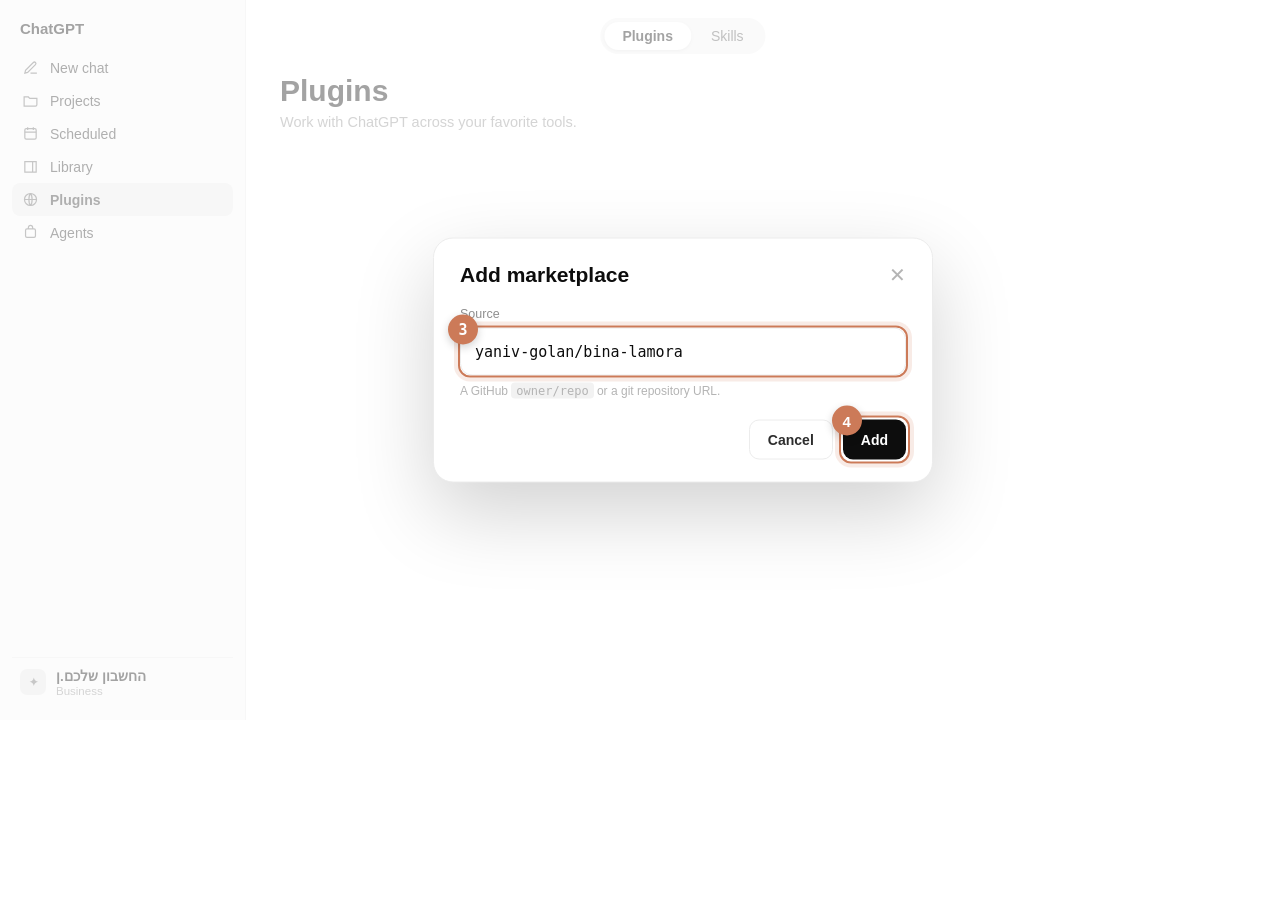
<file: docs/mockups/chatgpt-a2-dialog.html>
<!doctype html><html lang="en"><head><meta charset="utf-8">
<style>
/* Clean reproduction of the ChatGPT desktop "Add marketplace" dialog for the guide.
   Neutral data only. Grounded in the verified desktop flow: Source field takes a
   GitHub owner/repo, toast "bina-lamora marketplace added". */
* { margin:0; padding:0; box-sizing:border-box; }
:root{ --ink:#0d0d0d; --muted:#8f8f8f; --faint:#b4b4b4; --line:#ececec; --sb:#f9f9f9; --accent:#cc7a58; }
html,body{ width:1120px; height:720px; background:#fff;
  font-family:ui-sans-serif,-apple-system,"Segoe UI",Helvetica,Arial,sans-serif;
  color:var(--ink); -webkit-font-smoothing:antialiased; }
.app{ display:flex; width:1120px; height:720px; position:relative; overflow:hidden; }
.sb{ width:246px; flex:none; background:var(--sb); border-right:1px solid var(--line); padding:14px 12px; display:flex; flex-direction:column; }
.brand{ font-weight:600; font-size:15px; padding:6px 8px 14px; }
.nav{ display:flex; align-items:center; gap:11px; padding:8px 10px; border-radius:8px; font-size:14px; color:#2d2d2d; }
.nav.on{ background:#ececec; font-weight:600; }
.nav .ic{ width:17px; height:17px; opacity:.7; }
.spacer{ flex:1; }
.acct{ display:flex; align-items:center; gap:10px; padding:9px 8px; border-top:1px solid var(--line); }
.acct .av{ width:26px; height:26px; border-radius:7px; background:#e6e6e6; display:grid; place-items:center; font-size:11px; color:#6b6b6b; font-weight:700; }
.acct .who b{ font-size:13.5px; } .acct .who span{ display:block; font-size:11.5px; color:var(--muted); }
.main{ flex:1; position:relative; padding:22px 34px; }
.toggle{ position:absolute; top:18px; left:50%; transform:translateX(-50%); background:#f2f2f2; border-radius:999px; padding:4px; display:flex; gap:2px; }
.toggle span{ font-size:14px; padding:6px 18px; border-radius:999px; color:#5c5c5c; }
.toggle span.on{ background:#fff; color:var(--ink); font-weight:600; box-shadow:0 1px 3px rgba(0,0,0,.08); }
.h1{ font-size:30px; font-weight:600; margin-top:52px; }
.sub{ font-size:14.5px; color:var(--muted); margin-top:6px; }

.toast{ position:absolute; top:22px; right:26px; background:#fff; border:1px solid var(--line); border-radius:12px;
  box-shadow:0 14px 34px rgba(0,0,0,.14); display:flex; align-items:center; gap:10px; padding:12px 15px; font-size:14px; z-index:12; }
.toast .dot{ width:18px;height:18px;border-radius:50%;background:#1a7f37;display:grid;place-items:center; }

.backdrop{ position:absolute; inset:0; background:rgba(255,255,255,.62); z-index:10; }
.modal{ position:absolute; top:50%; left:calc(50% + 123px); transform:translate(-50%,-50%);
  width:500px; background:#fff; border:1px solid var(--line); border-radius:20px; box-shadow:0 30px 80px rgba(0,0,0,.18); padding:24px 26px 22px; z-index:11; }
.modal .top{ display:flex; align-items:center; justify-content:space-between; }
.modal h2{ font-size:21px; font-weight:600; }
.modal .x{ color:var(--faint); font-size:20px; }
.lbl{ font-size:12.5px; color:var(--muted); margin-top:20px; }
.field{ margin-top:7px; height:48px; border:1px solid var(--line); border-radius:12px; display:flex; align-items:center; padding:0 14px; font-family:ui-monospace,Menlo,monospace; font-size:15px; position:relative; }
.hint{ font-size:12px; color:var(--faint); margin-top:8px; }
.hint code{ background:#f2f2f2; border-radius:4px; padding:1px 5px; }
.foot{ display:flex; justify-content:flex-end; gap:10px; margin-top:22px; }
.btn{ height:40px; padding:0 18px; border-radius:10px; font-size:14px; font-weight:600; display:inline-flex; align-items:center; }
.btn.ghost{ border:1px solid var(--line); color:#2d2d2d; background:#fff; }
.btn.dark{ background:#0d0d0d; color:#fff; position:relative; }
.badge{ position:absolute; width:30px; height:30px; border-radius:50%; background:var(--accent); color:#fff; font-weight:700; font-size:15px; display:grid; place-items:center; box-shadow:0 3px 8px rgba(0,0,0,.18); z-index:20; }
.ring{ position:absolute; border:2.5px solid var(--accent); border-radius:12px; z-index:19; box-shadow:0 0 0 4px rgba(204,122,88,.15); }
</style></head>
<body><div class="app">
  <aside class="sb">
    <div class="brand">ChatGPT</div>
    <div class="nav"><svg class="ic" viewBox="0 0 24 24" fill="none" stroke="currentColor" stroke-width="1.7"><path d="M12 20h9M4 20l1-4L16 5a2 2 0 0 1 3 3L8 19l-4 1z"/></svg>New chat</div>
    <div class="nav"><svg class="ic" viewBox="0 0 24 24" fill="none" stroke="currentColor" stroke-width="1.7"><path d="M3 7h6l2 2h10v9a2 2 0 0 1-2 2H3z"/></svg>Projects</div>
    <div class="nav"><svg class="ic" viewBox="0 0 24 24" fill="none" stroke="currentColor" stroke-width="1.7"><rect x="4" y="5" width="16" height="15" rx="2"/><path d="M8 3v4M16 3v4M4 10h16"/></svg>Scheduled</div>
    <div class="nav"><svg class="ic" viewBox="0 0 24 24" fill="none" stroke="currentColor" stroke-width="1.7"><path d="M4 5h11v15H4zM15 5h5v15h-5"/></svg>Library</div>
    <div class="nav on"><svg class="ic" viewBox="0 0 24 24" fill="none" stroke="currentColor" stroke-width="1.7"><circle cx="12" cy="12" r="8.5"/><path d="M12 3.5c3 3 3 14 0 17M12 3.5c-3 3-3 14 0 17M3.6 12h16.8"/></svg>Plugins</div>
    <div class="nav"><svg class="ic" viewBox="0 0 24 24" fill="none" stroke="currentColor" stroke-width="1.7"><rect x="5" y="7" width="14" height="12" rx="2"/><path d="M9 7V5a3 3 0 0 1 6 0v2"/></svg>Agents</div>
    <div class="spacer"></div>
    <div class="acct"><div class="av">✦</div><div class="who"><b>החשבון שלכם.ן</b><span>Business</span></div></div>
  </aside>
  <section class="main">
    <div class="toggle"><span class="on">Plugins</span><span>Skills</span></div>
    <div class="h1">Plugins</div>
    <div class="sub">Work with ChatGPT across your favorite tools.</div>
  </section>

  <div class="backdrop"></div>
  <div class="modal">
    <div class="top"><h2>Add marketplace</h2><div class="x">✕</div></div>
    <div class="lbl">Source</div>
    <div class="field">yaniv-golan/bina-lamora
      <span class="ring" style="inset:-3px"></span>
      <span class="badge" style="top:-14px; left:-13px">3</span>
    </div>
    <div class="hint">A GitHub <code>owner/repo</code> or a git repository URL.</div>
    <div class="foot">
      <span class="btn ghost">Cancel</span>
      <span class="btn dark">Add
        <span class="ring" style="inset:-4px"></span><span class="badge" style="top:-14px; left:-11px">4</span>
      </span>
    </div>
  </div>
</div></body></html>
</file>
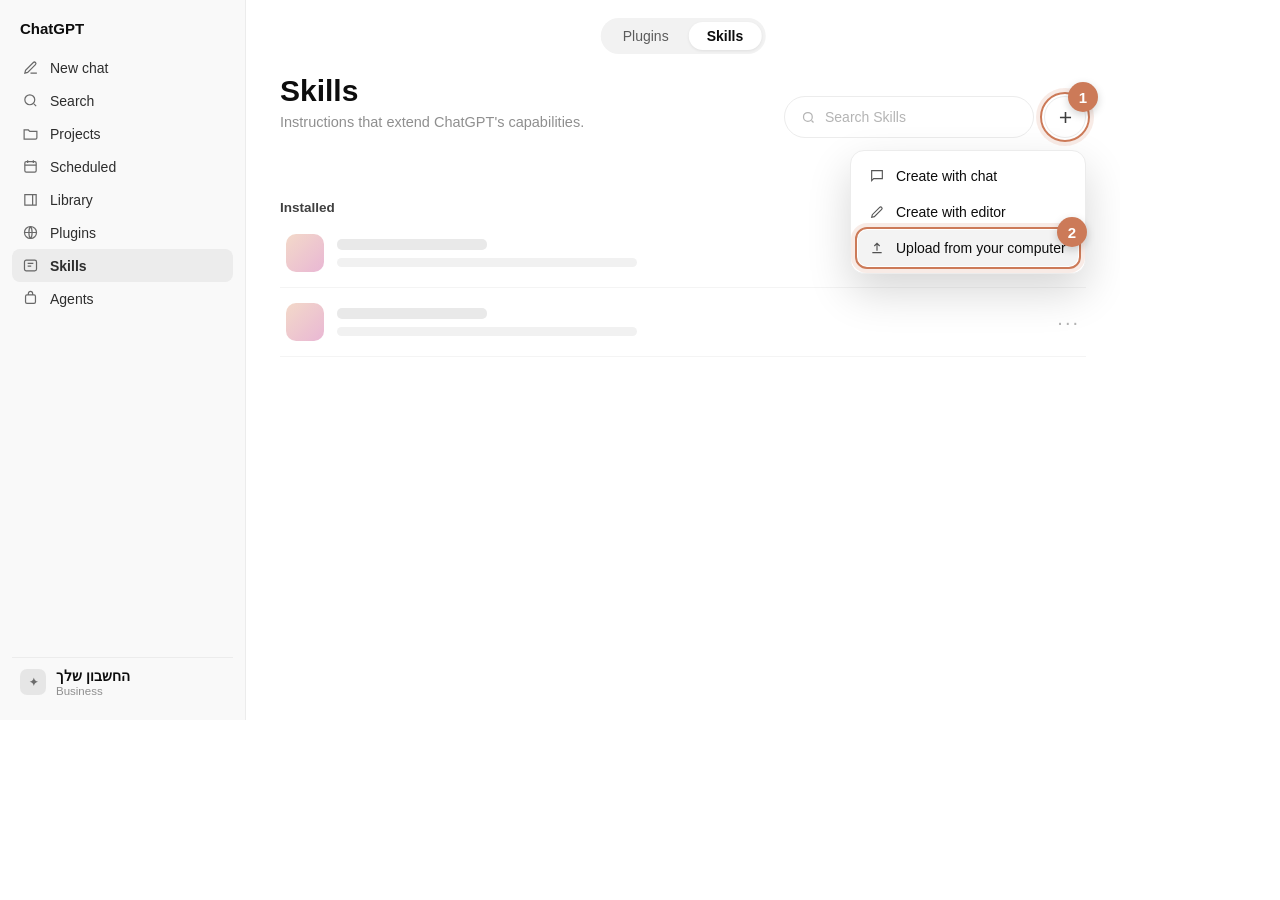
<file: docs/mockups/chatgpt1-upload.html>
<!doctype html><html lang="en"><head><meta charset="utf-8">
<style>
/* Clean reproduction of the ChatGPT Skills UI for the install guide.
   Neutral data only — no real account details or conversations. */
* { margin:0; padding:0; box-sizing:border-box; }
:root{
  --ink:#0d0d0d; --muted:#8f8f8f; --faint:#b4b4b4; --line:#ececec;
  --sb:#f9f9f9; --hover:# efefef; --hover:#efefef; --accent:#cc7a58;
}
html,body{ width:1120px; height:720px; background:#fff;
  font-family:ui-sans-serif,-apple-system,"Segoe UI",Helvetica,Arial,sans-serif;
  color:var(--ink); -webkit-font-smoothing:antialiased; }
.app{ display:flex; width:1120px; height:720px; position:relative; overflow:hidden; }

/* sidebar */
.sb{ width:246px; flex:none; background:var(--sb); border-right:1px solid var(--line);
  padding:14px 12px; display:flex; flex-direction:column; }
.brand{ font-weight:600; font-size:15px; padding:6px 8px 14px; }
.nav{ display:flex; align-items:center; gap:11px; padding:8px 10px; border-radius:8px;
  font-size:14px; color:#2d2d2d; }
.nav.on{ background:#ececec; font-weight:600; }
.nav .ic{ width:17px; height:17px; opacity:.7; }
.spacer{ flex:1; }
.acct{ display:flex; align-items:center; gap:10px; padding:9px 8px; border-top:1px solid var(--line); }
.acct .av{ width:26px; height:26px; border-radius:7px; background:#e6e6e6; display:grid; place-items:center;
  font-size:11px; color:#6b6b6b; font-weight:700; }
.acct .who b{ font-size:13.5px; } .acct .who span{ display:block; font-size:11.5px; color:var(--muted); }

/* main */
.main{ flex:1; position:relative; padding:22px 34px; }
.toggle{ position:absolute; top:18px; left:50%; transform:translateX(-50%);
  background:#f2f2f2; border-radius:999px; padding:4px; display:flex; gap:2px; }
.toggle span{ font-size:14px; padding:6px 18px; border-radius:999px; color:#5c5c5c; }
.toggle span.on{ background:#fff; color:var(--ink); font-weight:600; box-shadow:0 1px 3px rgba(0,0,0,.08); }

.h1{ font-size:30px; font-weight:600; margin-top:52px; }
.sub{ font-size:14.5px; color:var(--muted); margin-top:6px; }
.tools{ position:absolute; top:96px; right:34px; display:flex; gap:10px; align-items:center; }
.search{ width:250px; height:42px; border:1px solid var(--line); border-radius:999px;
  display:flex; align-items:center; gap:9px; padding:0 16px; color:var(--faint); font-size:14px; }
.plus{ width:42px; height:42px; border:1px solid var(--line); border-radius:999px;
  display:grid; place-items:center; color:#3d3d3d; position:relative; }

.sec{ font-size:13.5px; color:#404040; font-weight:600; margin:70px 0 4px; }
.row{ display:flex; align-items:center; gap:13px; padding:15px 6px; border-bottom:1px solid #f4f4f4; }
.row .logo{ width:38px; height:38px; border-radius:10px;
  background:linear-gradient(135deg,#f3d9c9,#e9b7d4); flex:none; }
.row .bars{ flex:1; }
.row .bars .a{ height:11px; width:150px; background:#e9e9e9; border-radius:5px; }
.row .bars .b{ height:9px; width:300px; background:#f1f1f1; border-radius:5px; margin-top:8px; }
.row .dots{ color:var(--faint); font-size:20px; letter-spacing:2px; }

/* dropdown menu */
.menu{ position:absolute; top:150px; right:34px; width:236px; background:#fff;
  border:1px solid var(--line); border-radius:14px; box-shadow:0 18px 44px rgba(0,0,0,.16);
  padding:7px; z-index:5; }
.item{ display:flex; align-items:center; gap:11px; padding:10px 11px; border-radius:9px;
  font-size:14px; position:relative; }
.item.hl{ background:#f3f3f3; }
.item .ic{ width:16px; height:16px; opacity:.7; }

/* callouts */
.badge{ position:absolute; width:30px; height:30px; border-radius:50%; background:var(--accent);
  color:#fff; font-weight:700; font-size:15px; display:grid; place-items:center;
  box-shadow:0 3px 8px rgba(0,0,0,.18); z-index:20; }
.ring{ position:absolute; border:2.5px solid var(--accent); border-radius:12px; z-index:19;
  box-shadow:0 0 0 4px rgba(204,122,88,.15); }
</style></head>
<body><div class="app">

  <aside class="sb">
    <div class="brand">ChatGPT</div>
    <div class="nav"><svg class="ic" viewBox="0 0 24 24" fill="none" stroke="currentColor" stroke-width="1.7"><path d="M12 20h9M4 20l1-4L16 5a2 2 0 0 1 3 3L8 19l-4 1z"/></svg>New chat</div>
    <div class="nav"><svg class="ic" viewBox="0 0 24 24" fill="none" stroke="currentColor" stroke-width="1.7"><circle cx="11" cy="11" r="7"/><path d="M20 20l-3.2-3.2"/></svg>Search</div>
    <div class="nav"><svg class="ic" viewBox="0 0 24 24" fill="none" stroke="currentColor" stroke-width="1.7"><path d="M3 7h6l2 2h10v9a2 2 0 0 1-2 2H3z"/></svg>Projects</div>
    <div class="nav"><svg class="ic" viewBox="0 0 24 24" fill="none" stroke="currentColor" stroke-width="1.7"><rect x="4" y="5" width="16" height="15" rx="2"/><path d="M8 3v4M16 3v4M4 10h16"/></svg>Scheduled</div>
    <div class="nav"><svg class="ic" viewBox="0 0 24 24" fill="none" stroke="currentColor" stroke-width="1.7"><path d="M4 5h11v15H4zM15 5h5v15h-5"/></svg>Library</div>
    <div class="nav"><svg class="ic" viewBox="0 0 24 24" fill="none" stroke="currentColor" stroke-width="1.7"><circle cx="12" cy="12" r="8.5"/><path d="M12 3.5c3 3 3 14 0 17M12 3.5c-3 3-3 14 0 17M3.6 12h16.8"/></svg>Plugins</div>
    <div class="nav on"><svg class="ic" viewBox="0 0 24 24" fill="none" stroke="currentColor" stroke-width="1.7"><rect x="3.5" y="4.5" width="17" height="15" rx="2.5"/><path d="M8 9h8M8 13h5"/></svg>Skills</div>
    <div class="nav"><svg class="ic" viewBox="0 0 24 24" fill="none" stroke="currentColor" stroke-width="1.7"><rect x="5" y="7" width="14" height="12" rx="2"/><path d="M9 7V5a3 3 0 0 1 6 0v2M9 13h.01M15 13h.01"/></svg>Agents</div>
    <div class="spacer"></div>
    <div class="acct"><div class="av">✦</div><div class="who"><b>החשבון שלך</b><span>Business</span></div></div>
  </aside>

  <section class="main">
    <div class="toggle"><span>Plugins</span><span class="on">Skills</span></div>

    <div class="h1">Skills</div>
    <div class="sub">Instructions that extend ChatGPT's capabilities.</div>

    <div class="tools">
      <div class="search"><svg width="15" height="15" viewBox="0 0 24 24" fill="none" stroke="currentColor" stroke-width="2"><circle cx="11" cy="11" r="7"/><path d="M20 20l-3.2-3.2"/></svg>Search Skills</div>
      <div class="plus">
        <svg width="19" height="19" viewBox="0 0 24 24" fill="none" stroke="currentColor" stroke-width="2"><path d="M12 5v14M5 12h14"/></svg>
        <span class="ring" style="inset:-5px; border-radius:999px"></span>
        <span class="badge" style="top:-15px; right:-13px">1</span>
      </div>
    </div>

    <div class="sec">Installed</div>
    <div class="row"><div class="logo"></div><div class="bars"><div class="a"></div><div class="b"></div></div><div class="dots">···</div></div>
    <div class="row"><div class="logo"></div><div class="bars"><div class="a"></div><div class="b"></div></div><div class="dots">···</div></div>

    <!-- open dropdown -->
    <div class="menu">
      <div class="item"><svg class="ic" viewBox="0 0 24 24" fill="none" stroke="currentColor" stroke-width="1.7"><path d="M4 4h16v12H7l-3 3z"/></svg>Create with chat</div>
      <div class="item"><svg class="ic" viewBox="0 0 24 24" fill="none" stroke="currentColor" stroke-width="1.7"><path d="M4 20l1-4L16 5a2 2 0 0 1 3 3L8 19z"/></svg>Create with editor</div>
      <div class="item hl"><svg class="ic" viewBox="0 0 24 24" fill="none" stroke="currentColor" stroke-width="1.7"><path d="M12 16V5M8 9l4-4 4 4M5 19h14"/></svg>Upload from your computer
        <span class="ring" style="inset:-3px"></span><span class="badge" style="top:-13px; right:-9px">2</span>
      </div>
    </div>
  </section>

</div></body></html>
</file>
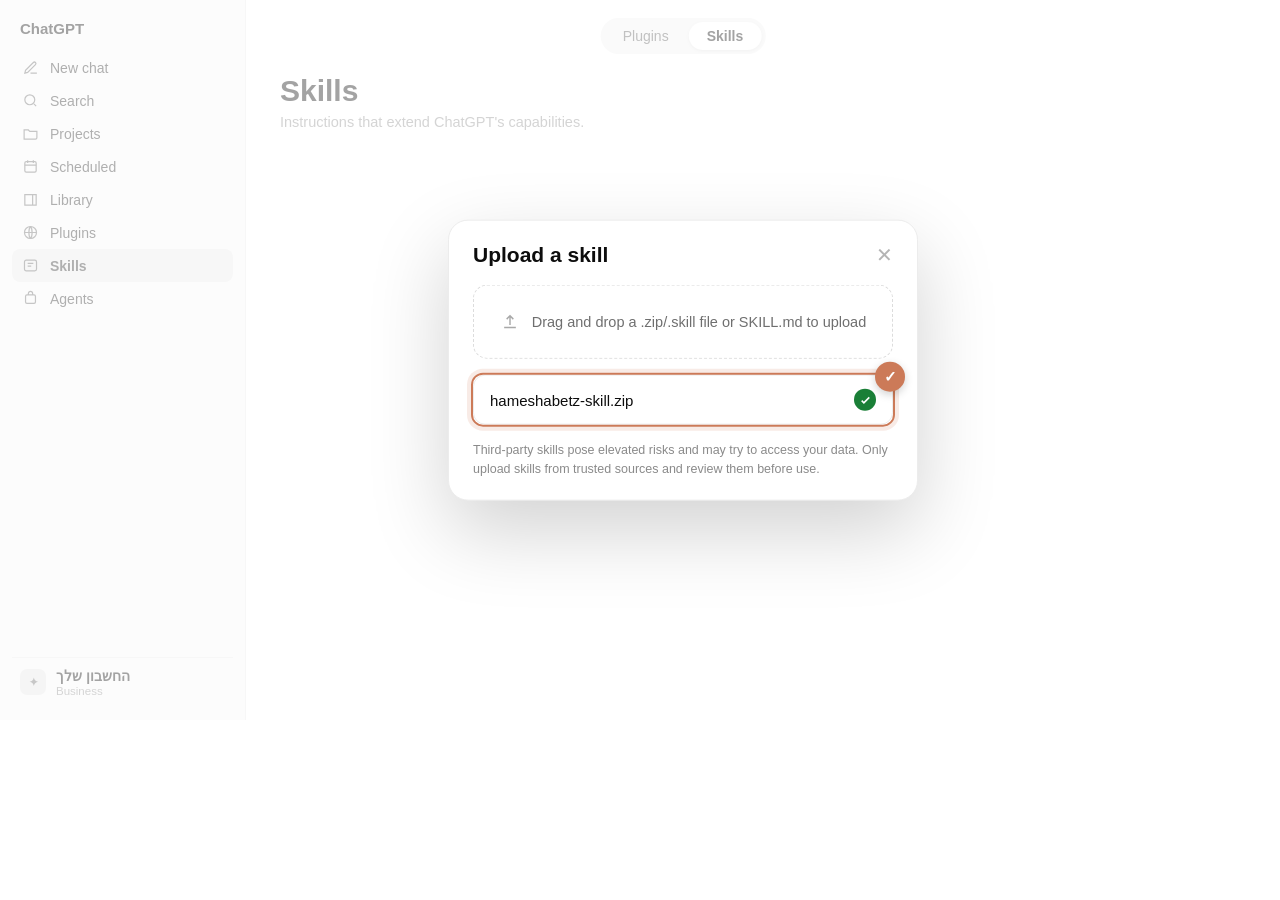
<file: docs/mockups/chatgpt2-uploaded.html>
<!doctype html><html lang="en"><head><meta charset="utf-8">
<style>
/* Clean reproduction of the ChatGPT "Upload a skill" dialog for the install guide.
   Neutral data only — no real account details or conversations. */
* { margin:0; padding:0; box-sizing:border-box; }
:root{
  --ink:#0d0d0d; --muted:#8f8f8f; --faint:#b4b4b4; --line:#ececec;
  --sb:#f9f9f9; --accent:#cc7a58;
}
html,body{ width:1120px; height:720px; background:#fff;
  font-family:ui-sans-serif,-apple-system,"Segoe UI",Helvetica,Arial,sans-serif;
  color:var(--ink); -webkit-font-smoothing:antialiased; }
.app{ display:flex; width:1120px; height:720px; position:relative; overflow:hidden; }

.sb{ width:246px; flex:none; background:var(--sb); border-right:1px solid var(--line);
  padding:14px 12px; display:flex; flex-direction:column; }
.brand{ font-weight:600; font-size:15px; padding:6px 8px 14px; }
.nav{ display:flex; align-items:center; gap:11px; padding:8px 10px; border-radius:8px; font-size:14px; color:#2d2d2d; }
.nav.on{ background:#ececec; font-weight:600; }
.nav .ic{ width:17px; height:17px; opacity:.7; }
.spacer{ flex:1; }
.acct{ display:flex; align-items:center; gap:10px; padding:9px 8px; border-top:1px solid var(--line); }
.acct .av{ width:26px; height:26px; border-radius:7px; background:#e6e6e6; display:grid; place-items:center; font-size:11px; color:#6b6b6b; font-weight:700; }
.acct .who b{ font-size:13.5px; } .acct .who span{ display:block; font-size:11.5px; color:var(--muted); }

.main{ flex:1; position:relative; padding:22px 34px; }
.toggle{ position:absolute; top:18px; left:50%; transform:translateX(-50%); background:#f2f2f2; border-radius:999px; padding:4px; display:flex; gap:2px; }
.toggle span{ font-size:14px; padding:6px 18px; border-radius:999px; color:#5c5c5c; }
.toggle span.on{ background:#fff; color:var(--ink); font-weight:600; box-shadow:0 1px 3px rgba(0,0,0,.08); }
.h1{ font-size:30px; font-weight:600; margin-top:52px; }
.sub{ font-size:14.5px; color:var(--muted); margin-top:6px; }

/* dim + modal */
.backdrop{ position:absolute; inset:0; background:rgba(255,255,255,.62); z-index:10; }
.modal{ position:absolute; top:50%; left:calc(50% + 123px); transform:translate(-50%,-50%);
  width:470px; background:#fff; border:1px solid var(--line); border-radius:20px;
  box-shadow:0 30px 80px rgba(0,0,0,.18); padding:22px 24px 20px; z-index:11; }
.modal .top{ display:flex; align-items:center; justify-content:space-between; }
.modal h2{ font-size:21px; font-weight:600; }
.modal .x{ color:var(--faint); font-size:20px; }
.drop{ margin-top:18px; border:1.5px dashed #dcdcdc; border-radius:14px; padding:26px 20px;
  display:flex; align-items:center; justify-content:center; gap:12px; color:#6f6f6f; font-size:14.5px; }
.drop .ic{ width:20px; height:20px; opacity:.6; }
.file{ margin-top:16px; height:50px; border:1px solid var(--line); border-radius:12px;
  display:flex; align-items:center; justify-content:space-between; padding:0 16px; position:relative; }
.file .nm{ font-size:15px; }
.file .ok{ width:22px; height:22px; border-radius:50%; background:#1a7f37; display:grid; place-items:center; }
.note{ margin-top:16px; font-size:12.5px; line-height:1.55; color:#8a8a8a; }

.badge{ position:absolute; width:30px; height:30px; border-radius:50%; background:var(--accent);
  color:#fff; font-weight:700; font-size:15px; display:grid; place-items:center; box-shadow:0 3px 8px rgba(0,0,0,.18); z-index:20; }
.ring{ position:absolute; border:2.5px solid var(--accent); border-radius:12px; z-index:19; box-shadow:0 0 0 4px rgba(204,122,88,.15); }
</style></head>
<body><div class="app">

  <aside class="sb">
    <div class="brand">ChatGPT</div>
    <div class="nav"><svg class="ic" viewBox="0 0 24 24" fill="none" stroke="currentColor" stroke-width="1.7"><path d="M12 20h9M4 20l1-4L16 5a2 2 0 0 1 3 3L8 19l-4 1z"/></svg>New chat</div>
    <div class="nav"><svg class="ic" viewBox="0 0 24 24" fill="none" stroke="currentColor" stroke-width="1.7"><circle cx="11" cy="11" r="7"/><path d="M20 20l-3.2-3.2"/></svg>Search</div>
    <div class="nav"><svg class="ic" viewBox="0 0 24 24" fill="none" stroke="currentColor" stroke-width="1.7"><path d="M3 7h6l2 2h10v9a2 2 0 0 1-2 2H3z"/></svg>Projects</div>
    <div class="nav"><svg class="ic" viewBox="0 0 24 24" fill="none" stroke="currentColor" stroke-width="1.7"><rect x="4" y="5" width="16" height="15" rx="2"/><path d="M8 3v4M16 3v4M4 10h16"/></svg>Scheduled</div>
    <div class="nav"><svg class="ic" viewBox="0 0 24 24" fill="none" stroke="currentColor" stroke-width="1.7"><path d="M4 5h11v15H4zM15 5h5v15h-5"/></svg>Library</div>
    <div class="nav"><svg class="ic" viewBox="0 0 24 24" fill="none" stroke="currentColor" stroke-width="1.7"><circle cx="12" cy="12" r="8.5"/><path d="M12 3.5c3 3 3 14 0 17M12 3.5c-3 3-3 14 0 17M3.6 12h16.8"/></svg>Plugins</div>
    <div class="nav on"><svg class="ic" viewBox="0 0 24 24" fill="none" stroke="currentColor" stroke-width="1.7"><rect x="3.5" y="4.5" width="17" height="15" rx="2.5"/><path d="M8 9h8M8 13h5"/></svg>Skills</div>
    <div class="nav"><svg class="ic" viewBox="0 0 24 24" fill="none" stroke="currentColor" stroke-width="1.7"><rect x="5" y="7" width="14" height="12" rx="2"/><path d="M9 7V5a3 3 0 0 1 6 0v2M9 13h.01M15 13h.01"/></svg>Agents</div>
    <div class="spacer"></div>
    <div class="acct"><div class="av">✦</div><div class="who"><b>החשבון שלך</b><span>Business</span></div></div>
  </aside>

  <section class="main">
    <div class="toggle"><span>Plugins</span><span class="on">Skills</span></div>
    <div class="h1">Skills</div>
    <div class="sub">Instructions that extend ChatGPT's capabilities.</div>
  </section>

  <div class="backdrop"></div>
  <div class="modal">
    <div class="top"><h2>Upload a skill</h2><div class="x">✕</div></div>
    <div class="drop">
      <svg class="ic" viewBox="0 0 24 24" fill="none" stroke="currentColor" stroke-width="1.7"><path d="M12 16V5M8 9l4-4 4 4M5 19h14"/></svg>
      Drag and drop a .zip/.skill file or SKILL.md to upload
    </div>
    <div class="file">
      <span class="nm">hameshabetz-skill.zip</span>
      <span class="ok"><svg width="13" height="13" viewBox="0 0 24 24" fill="none" stroke="#fff" stroke-width="3"><path d="M5 13l4 4L19 7"/></svg></span>
      <span class="ring" style="inset:-3px"></span>
      <span class="badge" style="top:-14px; right:-13px">✓</span>
    </div>
    <div class="note">Third-party skills pose elevated risks and may try to access your data.
      Only upload skills from trusted sources and review them before use.</div>
  </div>

</div></body></html>
</file>
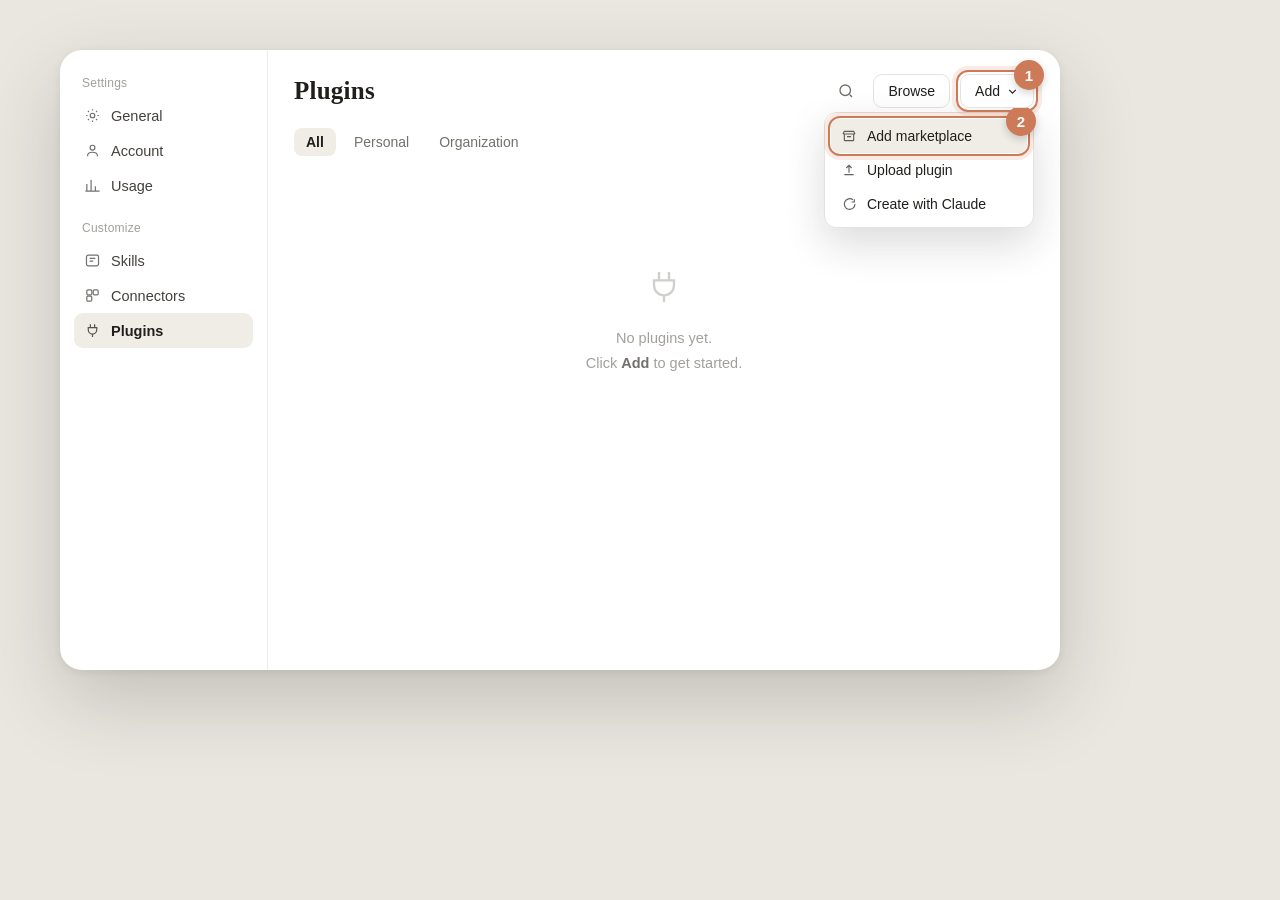
<file: docs/mockups/frame1-add-marketplace.html>
<!doctype html><html lang="en"><head><meta charset="utf-8">
<link rel="stylesheet" href="style.css"></head>
<body><div class="stage"><div class="modal">

  <aside class="side">
    <div class="grp">Settings</div>
    <div class="nav"><svg class="ic" viewBox="0 0 24 24" fill="none" stroke="currentColor" stroke-width="1.7"><circle cx="12" cy="12" r="3.2"/><path d="M12 3v2M12 19v2M3 12h2M19 12h2M5.6 5.6l1.4 1.4M17 17l1.4 1.4M18.4 5.6L17 7M7 17l-1.4 1.4"/></svg>General</div>
    <div class="nav"><svg class="ic" viewBox="0 0 24 24" fill="none" stroke="currentColor" stroke-width="1.7"><circle cx="12" cy="8" r="3.4"/><path d="M5 20c0-3.3 3.1-5.5 7-5.5s7 2.2 7 5.5"/></svg>Account</div>
    <div class="nav"><svg class="ic" viewBox="0 0 24 24" fill="none" stroke="currentColor" stroke-width="1.7"><path d="M4 20V10M10 20V4M16 20v-7M22 20H2"/></svg>Usage</div>
    <div class="grp">Customize</div>
    <div class="nav"><svg class="ic" viewBox="0 0 24 24" fill="none" stroke="currentColor" stroke-width="1.7"><rect x="3.5" y="4.5" width="17" height="15" rx="2.5"/><path d="M8 9h8M8 13h5"/></svg>Skills</div>
    <div class="nav"><svg class="ic" viewBox="0 0 24 24" fill="none" stroke="currentColor" stroke-width="1.7"><rect x="4" y="4" width="7" height="7" rx="1.6"/><rect x="13" y="4" width="7" height="7" rx="1.6"/><rect x="4" y="13" width="7" height="7" rx="1.6"/></svg>Connectors</div>
    <div class="nav on"><svg class="ic" viewBox="0 0 24 24" fill="none" stroke="currentColor" stroke-width="1.7"><path d="M9 3v5M15 3v5M6 8h12v3a6 6 0 0 1-12 0zM12 17v4"/></svg>Plugins</div>
  </aside>

  <section class="main">
    <div class="head">
      <h1>Plugins</h1>
      <div class="actions">
        <div class="iconbtn"><svg width="18" height="18" viewBox="0 0 24 24" fill="none" stroke="currentColor" stroke-width="1.8"><circle cx="11" cy="11" r="7"/><path d="M20 20l-3.2-3.2"/></svg></div>
        <div class="btn">Browse</div>
        <div class="btn" style="position:relative;z-index:6">Add
          <svg width="13" height="13" viewBox="0 0 24 24" fill="none" stroke="currentColor" stroke-width="2"><path d="M6 9l6 6 6-6"/></svg>
          <span class="ring" style="inset:-5px"></span><span class="badge" style="top:-15px;right:-11px">1</span>
        </div>
      </div>
    </div>

    <div class="tabs">
      <div class="tab on">All</div><div class="tab">Personal</div><div class="tab">Organization</div>
    </div>

    <div style="display:grid;place-items:center;height:330px;color:var(--faint);font-size:14.5px;text-align:center;line-height:1.7">
      <div><svg width="40" height="40" viewBox="0 0 24 24" fill="none" stroke="currentColor" stroke-width="1.4" style="opacity:.5"><path d="M9 3v5M15 3v5M6 8h12v3a6 6 0 0 1-12 0zM12 17v4"/></svg>
      <div style="margin-top:12px">No plugins yet.<br>Click <b style="color:var(--muted)">Add</b> to get started.</div></div>
    </div>

    <!-- open dropdown -->
    <div class="menu">
      <div class="item hl" style="position:relative"><svg class="ic" viewBox="0 0 24 24" fill="none" stroke="currentColor" stroke-width="1.7"><path d="M3 9h18M3 9l2-4h14l2 4M5 9v9a1 1 0 0 0 1 1h12a1 1 0 0 0 1-1V9M9 13h6"/></svg>Add marketplace
        <span class="ring" style="inset:-3px"></span><span class="badge" style="top:-13px;right:-9px">2</span>
      </div>
      <div class="item"><svg class="ic" viewBox="0 0 24 24" fill="none" stroke="currentColor" stroke-width="1.7"><path d="M12 16V5M8 9l4-4 4 4M5 19h14"/></svg>Upload plugin</div>
      <div class="item"><svg class="ic" viewBox="0 0 24 24" fill="none" stroke="currentColor" stroke-width="1.7"><path d="M21 12a8 8 0 1 1-3.2-6.4M20 5v4h-4"/></svg>Create with Claude</div>
    </div>
  </section>

</div></div></body></html>
</file>
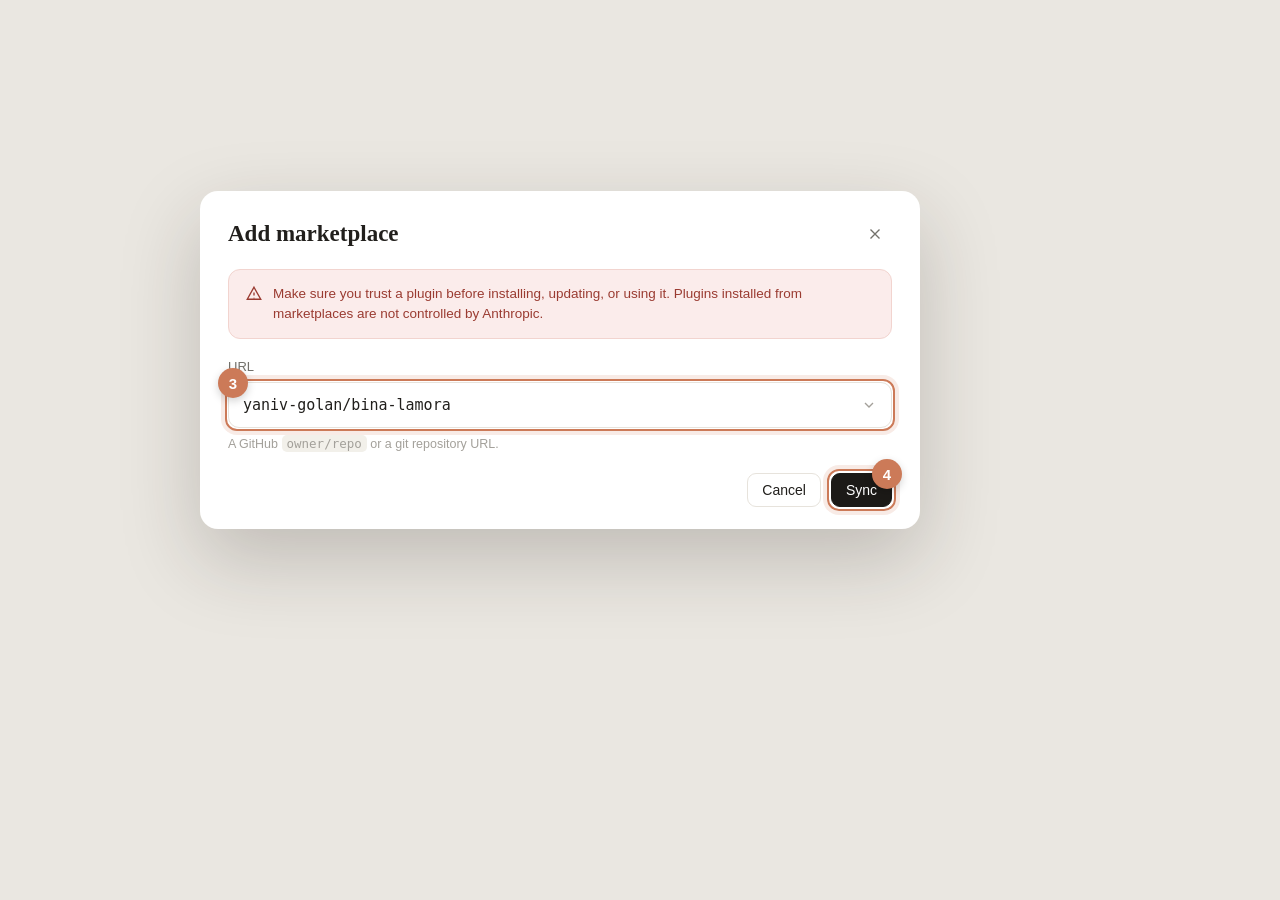
<file: docs/mockups/frame2-sync.html>
<!doctype html><html lang="en"><head><meta charset="utf-8">
<link rel="stylesheet" href="style.css"></head>
<body><div class="stage"><div class="dialog" style="position:relative">

  <div style="display:flex;align-items:center;justify-content:space-between">
    <h2>Add marketplace</h2>
    <div class="iconbtn"><svg width="18" height="18" viewBox="0 0 24 24" fill="none" stroke="currentColor" stroke-width="1.8"><path d="M6 6l12 12M18 6L6 18"/></svg></div>
  </div>

  <div class="warn">
    <svg width="18" height="18" viewBox="0 0 24 24" fill="none" stroke="currentColor" stroke-width="1.8" style="flex:none;margin-top:1px"><path d="M12 3l9 16H3zM12 10v4M12 17v.5"/></svg>
    <div>Make sure you trust a plugin before installing, updating, or using it. Plugins installed from marketplaces are not controlled by Anthropic.</div>
  </div>

  <div class="field">
    <label>URL</label>
    <div class="input" style="position:relative">
      <span class="code">yaniv-golan/bina-lamora</span>
      <svg width="16" height="16" viewBox="0 0 24 24" fill="none" stroke="var(--faint)" stroke-width="2"><path d="M6 9l6 6 6-6"/></svg>
      <span class="ring" style="inset:-4px"></span><span class="badge" style="top:-15px;left:-11px">3</span>
    </div>
    <div class="hint">A GitHub <code>owner/repo</code> or a git repository URL.</div>
  </div>

  <div class="foot">
    <div class="btn">Cancel</div>
    <div class="btn dark" style="position:relative">Sync
      <span class="ring" style="inset:-5px"></span><span class="badge" style="top:-15px;right:-11px">4</span>
    </div>
  </div>
</div></div></body></html>
</file>
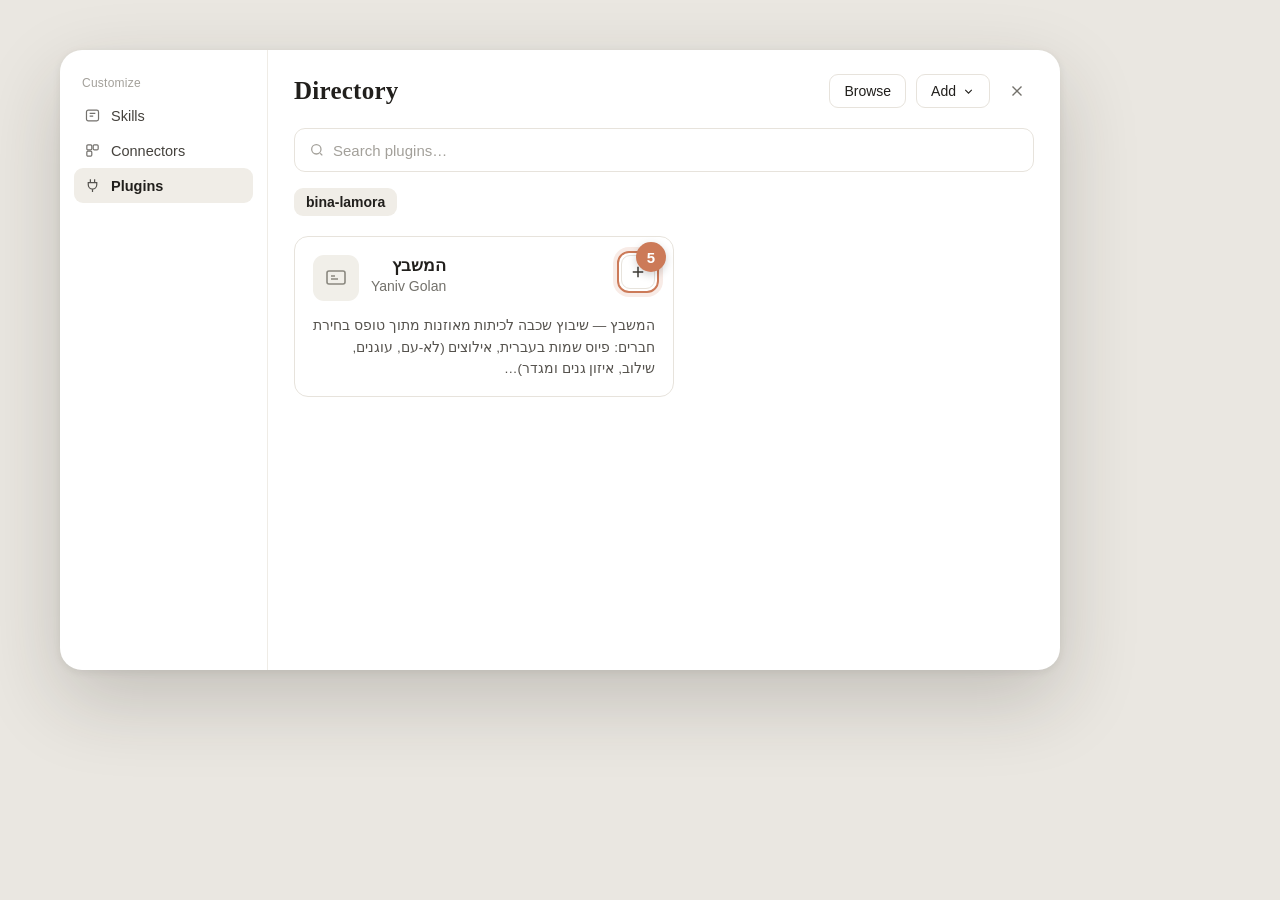
<file: docs/mockups/frame3-install.html>
<!doctype html><html lang="en"><head><meta charset="utf-8">
<link rel="stylesheet" href="style.css"></head>
<body><div class="stage"><div class="modal">

  <aside class="side">
    <div class="grp">Customize</div>
    <div class="nav"><svg class="ic" viewBox="0 0 24 24" fill="none" stroke="currentColor" stroke-width="1.7"><rect x="3.5" y="4.5" width="17" height="15" rx="2.5"/><path d="M8 9h8M8 13h5"/></svg>Skills</div>
    <div class="nav"><svg class="ic" viewBox="0 0 24 24" fill="none" stroke="currentColor" stroke-width="1.7"><rect x="4" y="4" width="7" height="7" rx="1.6"/><rect x="13" y="4" width="7" height="7" rx="1.6"/><rect x="4" y="13" width="7" height="7" rx="1.6"/></svg>Connectors</div>
    <div class="nav on"><svg class="ic" viewBox="0 0 24 24" fill="none" stroke="currentColor" stroke-width="1.7"><path d="M9 3v5M15 3v5M6 8h12v3a6 6 0 0 1-12 0zM12 17v4"/></svg>Plugins</div>
  </aside>

  <section class="main">
    <div class="head">
      <h1>Directory</h1>
      <div class="actions">
        <div class="btn">Browse</div>
        <div class="btn">Add
          <svg width="13" height="13" viewBox="0 0 24 24" fill="none" stroke="currentColor" stroke-width="2"><path d="M6 9l6 6 6-6"/></svg>
        </div>
        <div class="iconbtn"><svg width="18" height="18" viewBox="0 0 24 24" fill="none" stroke="currentColor" stroke-width="1.8"><path d="M6 6l12 12M18 6L6 18"/></svg></div>
      </div>
    </div>

    <div class="input" style="height:44px;margin-top:20px;color:var(--faint)">
      <span style="display:flex;align-items:center;gap:8px"><svg width="16" height="16" viewBox="0 0 24 24" fill="none" stroke="currentColor" stroke-width="1.9"><circle cx="11" cy="11" r="7"/><path d="M20 20l-3.2-3.2"/></svg>Search plugins…</span>
    </div>

    <div class="mkpills">
      <div class="mkpill on">bina-lamora</div>
    </div>

    <div class="card">
      <div class="top">
        <div class="logo"><svg width="24" height="24" viewBox="0 0 24 24" fill="none" stroke="#8a887f" stroke-width="1.6"><rect x="3" y="5" width="18" height="13" rx="2"/><path d="M7 10h4M7 13h7"/></svg></div>
        <div>
          <div class="ttl" dir="rtl">המשבץ</div>
          <div class="by">Yaniv Golan</div>
        </div>
        <div class="plus" style="position:relative"><svg width="18" height="18" viewBox="0 0 24 24" fill="none" stroke="currentColor" stroke-width="2"><path d="M12 5v14M5 12h14"/></svg>
          <span class="ring" style="inset:-5px"></span><span class="badge" style="top:-14px;right:-12px">5</span>
        </div>
      </div>
      <div class="desc" dir="rtl">המשבץ — שיבוץ שכבה לכיתות מאוזנות מתוך טופס בחירת חברים: פיוס שמות בעברית, אילוצים (לא-עם, עוגנים, שילוב, איזון גנים ומגדר)…</div>
    </div>
  </section>

</div></div></body></html>
</file>
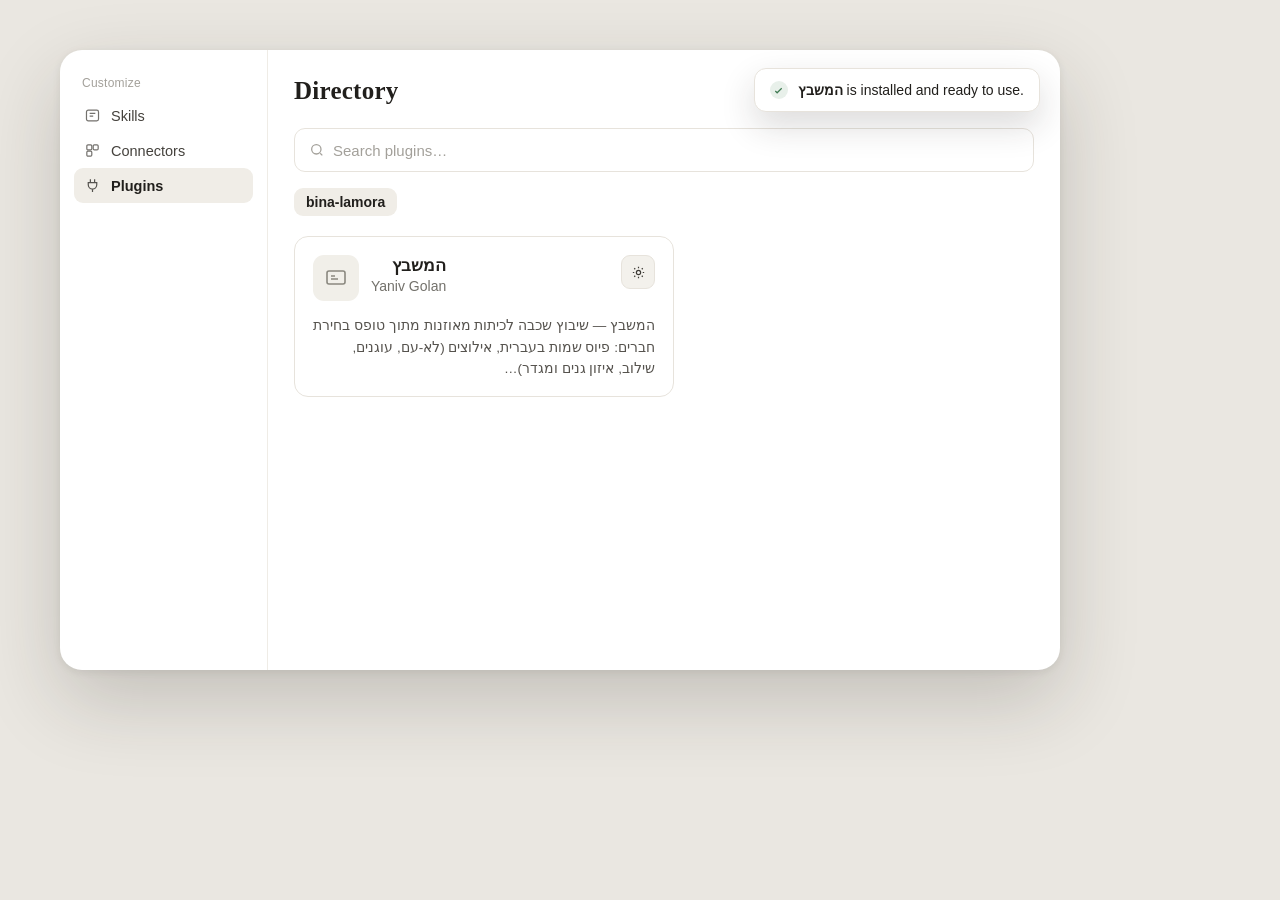
<file: docs/mockups/frame4-installed.html>
<!doctype html><html lang="en"><head><meta charset="utf-8">
<link rel="stylesheet" href="style.css"></head>
<body><div class="stage"><div class="modal">

  <aside class="side">
    <div class="grp">Customize</div>
    <div class="nav"><svg class="ic" viewBox="0 0 24 24" fill="none" stroke="currentColor" stroke-width="1.7"><rect x="3.5" y="4.5" width="17" height="15" rx="2.5"/><path d="M8 9h8M8 13h5"/></svg>Skills</div>
    <div class="nav"><svg class="ic" viewBox="0 0 24 24" fill="none" stroke="currentColor" stroke-width="1.7"><rect x="4" y="4" width="7" height="7" rx="1.6"/><rect x="13" y="4" width="7" height="7" rx="1.6"/><rect x="4" y="13" width="7" height="7" rx="1.6"/></svg>Connectors</div>
    <div class="nav on"><svg class="ic" viewBox="0 0 24 24" fill="none" stroke="currentColor" stroke-width="1.7"><path d="M9 3v5M15 3v5M6 8h12v3a6 6 0 0 1-12 0zM12 17v4"/></svg>Plugins</div>
  </aside>

  <section class="main">
    <div class="head">
      <h1>Directory</h1>
      <div class="actions">
        <div class="btn">Browse</div>
        <div class="btn">Add
          <svg width="13" height="13" viewBox="0 0 24 24" fill="none" stroke="currentColor" stroke-width="2"><path d="M6 9l6 6 6-6"/></svg>
        </div>
        <div class="iconbtn"><svg width="18" height="18" viewBox="0 0 24 24" fill="none" stroke="currentColor" stroke-width="1.8"><path d="M6 6l12 12M18 6L6 18"/></svg></div>
      </div>
    </div>

    <div class="input" style="height:44px;margin-top:20px;color:var(--faint)">
      <span style="display:flex;align-items:center;gap:8px"><svg width="16" height="16" viewBox="0 0 24 24" fill="none" stroke="currentColor" stroke-width="1.9"><circle cx="11" cy="11" r="7"/><path d="M20 20l-3.2-3.2"/></svg>Search plugins…</span>
    </div>

    <div class="mkpills">
      <div class="mkpill on">bina-lamora</div>
    </div>

    <div class="card">
      <div class="top">
        <div class="logo"><svg width="24" height="24" viewBox="0 0 24 24" fill="none" stroke="#8a887f" stroke-width="1.6"><rect x="3" y="5" width="18" height="13" rx="2"/><path d="M7 10h4M7 13h7"/></svg></div>
        <div>
          <div class="ttl" dir="rtl">המשבץ</div>
          <div class="by">Yaniv Golan</div>
        </div>
        <div class="plus gear"><svg width="17" height="17" viewBox="0 0 24 24" fill="none" stroke="currentColor" stroke-width="1.7"><circle cx="12" cy="12" r="3"/><path d="M12 4v2M12 18v2M4 12h2M18 12h2M6 6l1.4 1.4M16.6 16.6L18 18M18 6l-1.4 1.4M7.4 16.6L6 18"/></svg></div>
      </div>
      <div class="desc" dir="rtl">המשבץ — שיבוץ שכבה לכיתות מאוזנות מתוך טופס בחירת חברים: פיוס שמות בעברית, אילוצים (לא-עם, עוגנים, שילוב, איזון גנים ומגדר)…</div>
    </div>

    <div class="toast">
      <span class="dot"><svg width="11" height="11" viewBox="0 0 24 24" fill="none" stroke="currentColor" stroke-width="2.6"><path d="M5 13l4 4 10-10"/></svg></span>
      <span dir="ltr"><b>המשבץ</b> is installed and ready to use.</span>
    </div>
  </section>

</div></div></body></html>
</file>
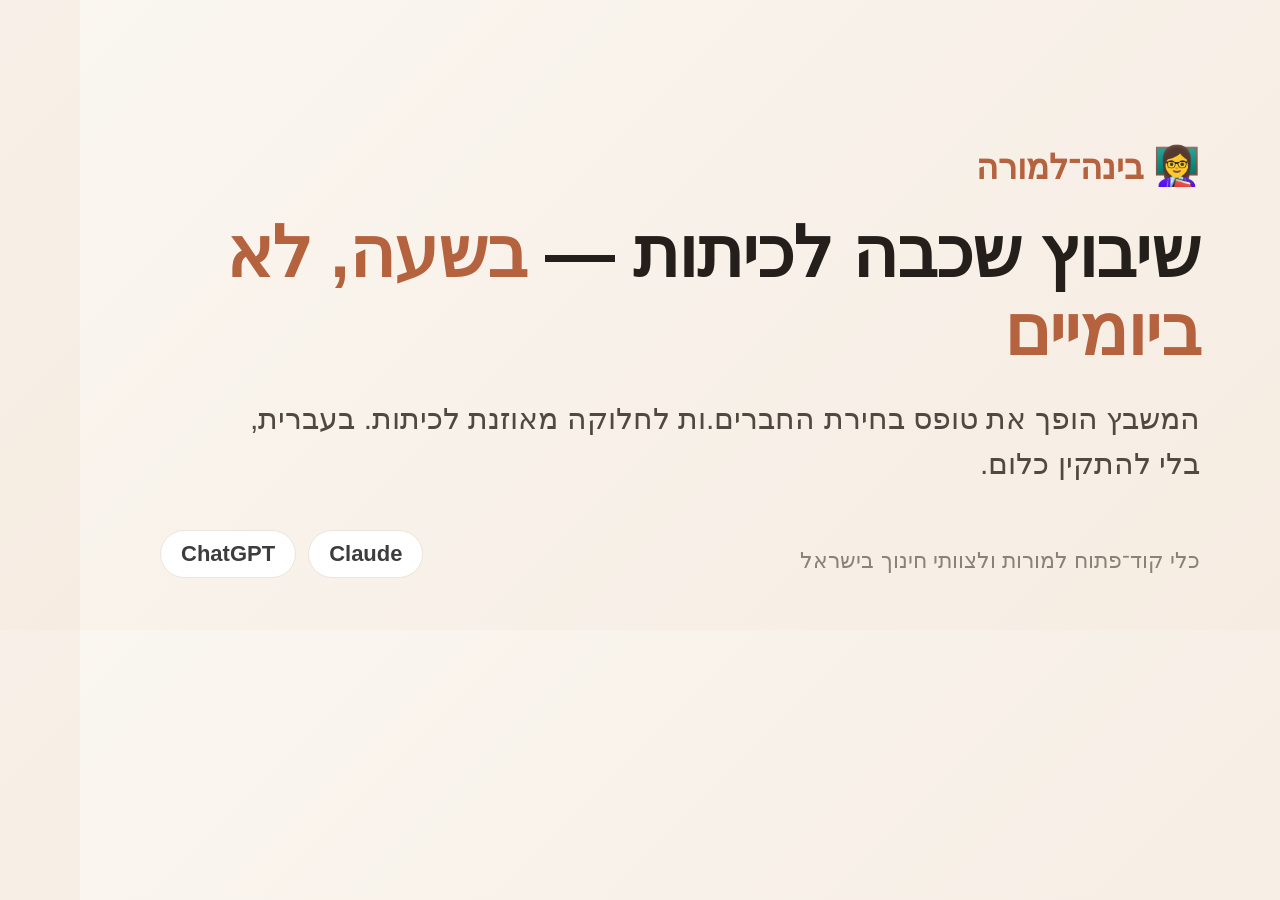
<file: docs/mockups/og-image.html>
<!doctype html><html lang="he" dir="rtl"><head><meta charset="utf-8">
<style>
  *{margin:0;padding:0;box-sizing:border-box}
  html,body{width:1200px;height:630px;overflow:hidden}
  body{
    background:linear-gradient(135deg,#faf6f0 0%,#f6ece2 100%);
    font-family:"Heebo","Assistant",ui-sans-serif,-apple-system,"Segoe UI",Arial,sans-serif;
    color:#241f1a; display:flex; flex-direction:column; justify-content:center;
    padding:72px 80px; position:relative;
  }
  .brand{font-size:34px; font-weight:800; color:#b5623f; margin-bottom:26px}
  .brand .em{font-size:38px}
  h1{font-size:70px; font-weight:800; line-height:1.12; letter-spacing:-.01em; max-width:1000px}
  h1 .accent{color:#b5623f}
  p{font-size:30px; color:#4f4941; margin-top:26px; line-height:1.5; max-width:980px}
  .foot{position:absolute; bottom:56px; right:80px; font-size:22px; color:#8a8177}
  .chip{position:absolute; bottom:52px; left:80px; display:flex; gap:12px}
  .chip span{background:#fff; border:1px solid #ece5db; border-radius:999px; padding:10px 20px; font-size:22px; font-weight:700; color:#3d3d3d}
</style></head>
<body>
  <div class="brand"><span class="em">👩‍🏫</span> בינה־למורה</div>
  <h1>שיבוץ שכבה לכיתות — <span class="accent">בשעה, לא ביומיים</span></h1>
  <p>המשבץ הופך את טופס בחירת החברים.ות לחלוקה מאוזנת לכיתות. בעברית, בלי להתקין כלום.</p>
  <div class="chip"><span>Claude</span><span>ChatGPT</span></div>
  <div class="foot">כלי קוד־פתוח למורות ולצוותי חינוך בישראל</div>
</body></html>
</file>
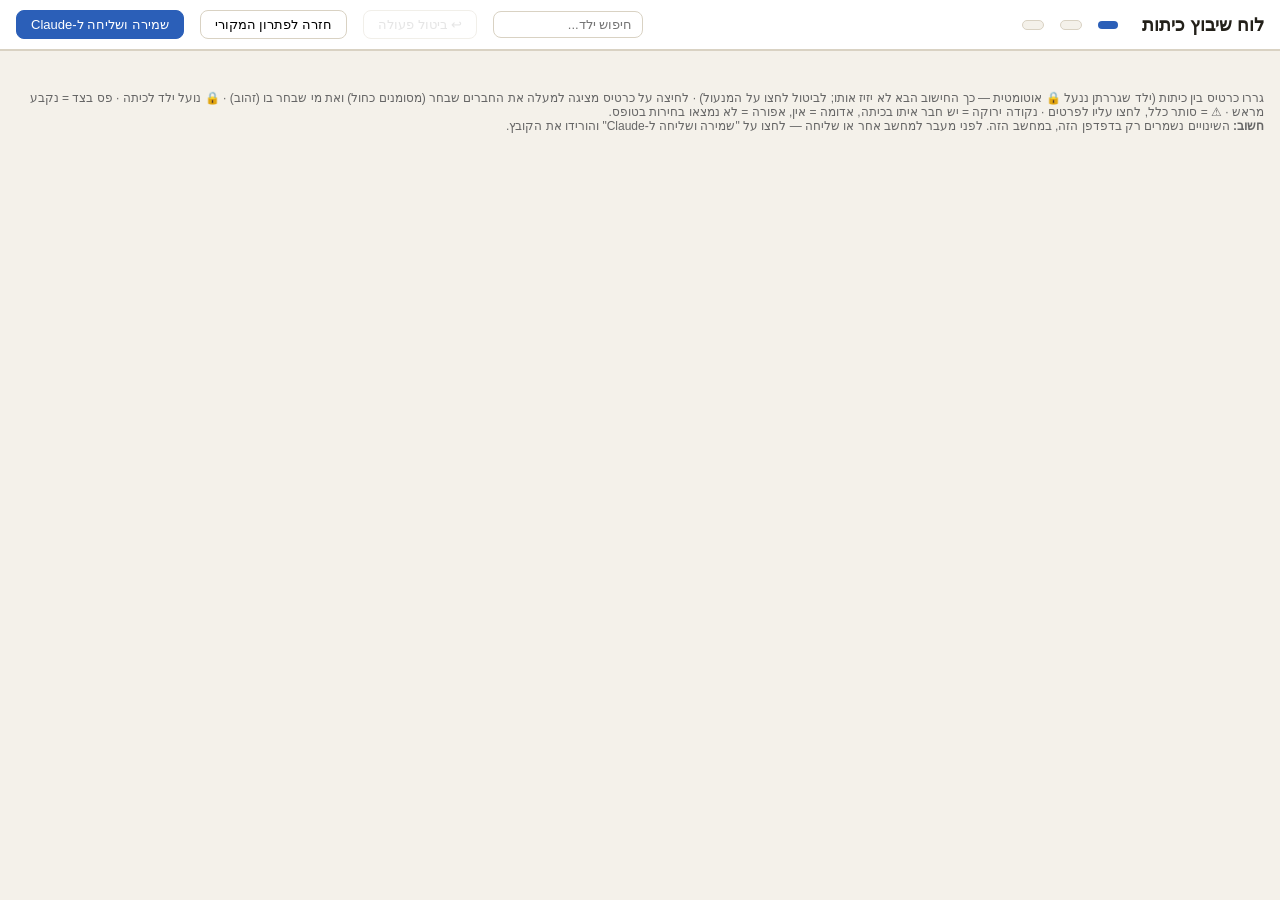
<file: hameshabetz/skills/hameshabetz/assets/board_template.html>
<!DOCTYPE html>
<html dir="rtl" lang="he">
<head>
<meta charset="utf-8">
<title>לוח שיבוץ כיתות</title>
<style>
  :root { --bg:#f4f1ea; --card:#ffffff; --ink:#232019; --line:#d9d2c3; --ok:#2e9e5b; --bad:#d64545; --none:#9a938a; --anchor:#8a6d1f; }
  * { box-sizing:border-box; }
  body { margin:0; font-family:"Segoe UI", Arial, sans-serif; background:var(--bg); color:var(--ink); }
  header { padding:10px 16px; background:#fff; border-bottom:2px solid var(--line); display:flex; gap:16px; align-items:center; flex-wrap:wrap; position:sticky; top:0; z-index:5; }
  header h1 { font-size:18px; margin:0 0 0 8px; }
  .stat { font-size:13px; background:var(--bg); border:1px solid var(--line); border-radius:8px; padding:4px 10px; }
  button { font-family:inherit; font-size:13px; padding:6px 14px; border-radius:8px; border:1px solid var(--line); background:#fff; cursor:pointer; }
  button.primary { background:#2b5fb8; color:#fff; border-color:#2b5fb8; }
  button:disabled { opacity:.35; cursor:default; }
  #legend { display:flex; gap:8px; flex-wrap:wrap; font-size:12px; align-items:center; }
  .swatch { display:inline-block; width:12px; height:12px; border-radius:3px; margin-left:4px; vertical-align:-2px; }
  .swatch.anchorline { background:#fff; border-right:4px solid var(--anchor); border-radius:0; width:8px; }
  #board { display:flex; gap:12px; padding:14px; align-items:flex-start; overflow-x:auto; }
  .col { background:#eae4d8; border:1px solid var(--line); border-radius:12px; min-width:230px; flex:1; padding:8px; }
  .col.dragover { outline:3px dashed #2b5fb8; }
  .col h2 { font-size:15px; margin:2px 4px 2px; display:flex; justify-content:space-between; }
  .colstats { font-size:11.5px; color:#555; margin:0 4px 6px; min-height:15px; }
  .ganbar { display:flex; height:8px; border-radius:4px; overflow:hidden; margin:0 4px 8px; }
  .card { background:var(--card); border:1px solid var(--line); border-radius:8px; padding:5px 8px; margin:5px 2px; cursor:grab; display:flex; align-items:center; gap:6px; font-size:13.5px; border-right-width:6px; }
  .card.dragging { opacity:.4; }
  .card .dot { width:10px; height:10px; border-radius:50%; flex:none; }
  .card .nm { flex:1; }
  .card .lock { border:none; background:none; padding:0 2px; font-size:13px; opacity:.35; }
  .card.locked { background:#eef3fb; }
  .card.locked .lock { opacity:1; }
  .card.anchor { border-left:4px solid var(--anchor); }
  .card.hl-friend { box-shadow:0 0 0 3px #2b5fb8; }
  .card.hl-chooser { box-shadow:0 0 0 3px #b88a2b; }
  .card.selected { box-shadow:0 0 0 3px #111; }
  .card.dim { opacity:.22; }
  .card.violation { border-color:var(--bad); background:#fdf1f1; }
  .card .warn { font-size:12px; }
  .verchip { font-size:13px; font-weight:600; background:#2b5fb8; color:#fff; border-radius:8px; padding:4px 10px; }
  .verchip.draft { background:#b8862b; }
  #search { font-family:inherit; font-size:13px; padding:5px 10px; border:1px solid var(--line); border-radius:8px; width:150px; }
  #restoreNote { display:none; background:#fdf6dd; border-bottom:1px solid #e5d9a8; padding:8px 16px; font-size:13.5px; }
  #restoreNote button { margin-inline-start:10px; }
  #selInfo { display:none; background:#eef3fb; border-bottom:1px solid #c9d7ef; padding:7px 16px; font-size:13.5px; }
  #selInfo .viol { color:var(--bad); }
  .ring { display:inline-block; padding:1px 7px; border-radius:8px; background:#fff; border:2px solid #2b5fb8; margin:0 2px; }
  .ring.gold { border-color:#b88a2b; }
  .card .warn { cursor:pointer; }
  #toast { display:none; position:fixed; bottom:18px; right:50%; transform:translateX(50%); background:#3a3327; color:#fff; padding:10px 18px; border-radius:10px; font-size:14px; z-index:20; max-width:min(560px,90vw); text-align:center; }
  #modal { display:none; position:fixed; inset:0; background:rgba(0,0,0,.45); z-index:10; align-items:center; justify-content:center; }
  #modal .box { background:#fff; border-radius:12px; padding:18px; width:min(640px,92vw); }
  .choice { border:1px solid var(--line); border-radius:10px; padding:10px 12px; margin:8px 0; }
  #dlOk { display:none; background:#e8f6ec; border:1px solid #bfe3ca; border-radius:8px; padding:8px 10px; margin:8px 0; font-size:13.5px; }
  textarea { width:100%; height:150px; direction:ltr; font-family:monospace; font-size:12px; margin-top:6px; }
  .hint { font-size:12px; color:#666; }
  .linkbtn { border:none; background:none; padding:0; color:#2b5fb8; text-decoration:underline; cursor:pointer; font-size:13px; }
</style>
</head>
<body>
<header>
  <h1>לוח שיבוץ כיתות</h1>
  <span class="verchip" id="verChip"></span>
  <span class="stat" id="totalStat"></span>
  <span class="stat" id="satStat"></span>
  <span id="legend"></span>
  <span style="flex:1"></span>
  <input id="search" type="search" placeholder="חיפוש ילד..." oninput="render()">
  <button id="undoBtn" onclick="doUndo()" disabled>↩ ביטול פעולה</button>
  <button id="resetBtn" onclick="resetBoard(this)">חזרה לפתרון המקורי</button>
  <button id="saveBtn" class="primary" onclick="openExport()">שמירה ושליחה ל-Claude</button>
</header>
<div id="restoreNote">הלוח ממשיך מהשינויים האחרונים שנעשו כאן במחשב הזה. רוצות להתחיל נקי?
  <button onclick="resetBoard(this)">חזרה לפתרון המקורי</button>
</div>
<div id="selInfo"></div>
<div id="board"></div>
<p class="hint" id="hintLine" style="padding:0 16px 14px">גררו כרטיס בין כיתות (ילד שגררתן ננעל 🔒 אוטומטית — כך החישוב הבא לא יזיז אותו; לביטול לחצו על המנעול) · לחיצה על כרטיס מציגה למעלה את החברים שבחר (מסומנים כחול) ואת מי שבחר בו (זהוב) · 🔒 נועל ילד לכיתה · פס בצד = נקבע מראש · ⚠ = סותר כלל, לחצו עליו לפרטים · נקודה ירוקה = יש חבר איתו בכיתה, אדומה = אין, אפורה = לא נמצאו בחירות בטופס.<br>
<b>חשוב:</b> השינויים נשמרים רק בדפדפן הזה, במחשב הזה. לפני מעבר למחשב אחר או שליחה — לחצו על "שמירה ושליחה ל-Claude" והורידו את הקובץ.</p>
<div id="toast"></div>
<div id="modal"><div class="box">
  <h3>שמירה ושליחה</h3>
  <div class="choice"><b>להמשיך לעבוד עם Claude</b><br>
    <button class="primary" style="margin-top:6px" onclick="downloadState()">הורדת קובץ שינויים</button>
    <div class="hint">גררו את הקובץ שירד לתוך השיחה עם Claude (או לחצו על סמל הצירוף 📎/+ ובחרו אותו) וכתבו: "תעדכני את השיבוץ לפי הקובץ".</div>
  </div>
  <div id="dlOk"></div>
  <div class="choice"><b>רשימה להדפסה או לעיון</b> <span class="hint">— לא לשליחה ל-Claude</span><br>
    <button style="margin-top:6px" onclick="downloadCsv()">הורדת רשימה (CSV)</button>
  </div>
  <div class="choice">
    <button class="linkbtn" onclick="toggleManual()">ההורדות חסומות במחשב הזה? לחצו כאן להעתקה ידנית</button>
    <div id="manualCopy" style="display:none">
      <textarea id="exportText" readonly onclick="this.select()"></textarea>
      <button onclick="copyExport()">העתקת הטקסט</button>
      <span class="hint">הדביקו את הטקסט בשיחה במקום קובץ.</span>
    </div>
  </div>
  <div style="text-align:left; margin-top:8px"><button onclick="closeModal()">סגירה</button></div>
</div></div>
<script>
const DATA = /*__DATA__*/null;

/*__PURE_START__*/
// DOM-free pure core. No free variables: everything arrives via (state, ctx, ...).
// state = { assignment: {sid: classIndex}, locks: [sid], autoPinned: {sid: originClassIndex} }
// ctx   = { byId, anchors, apartPairs, togetherPairs, restrict, classNames }
//         restrict: sid -> array of allowed class indices (undefined = unrestricted)
function cloneState(state) {
  return JSON.parse(JSON.stringify({ assignment: state.assignment, locks: state.locks,
                                     autoPinned: state.autoPinned || {} }));
}
function violationsForPure(state, ctx, sid) {
  if (!ctx.byId[sid]) return [];
  const out = [], me = state.assignment[sid], nm = ctx.byId[sid].name;
  if (sid in ctx.anchors && me !== ctx.anchors[sid])
    out.push(`${nm} נקבע/ה מראש לכיתת ${ctx.classNames[ctx.anchors[sid]]}`);
  const allowed = ctx.restrict ? ctx.restrict[sid] : undefined;
  if (allowed && !allowed.includes(me))
    out.push(`${nm} (גן ${ctx.byId[sid].gan}) לא אמור/ה להיות בכיתת ${ctx.classNames[me]}`);
  (ctx.apartPairs || []).forEach(([a, b]) => {
    if (!ctx.byId[a] || !ctx.byId[b]) return;
    if ((a === sid || b === sid) && state.assignment[a] === state.assignment[b])
      out.push(`ההנחיה היא להפריד בין ${ctx.byId[a].name} ל־${ctx.byId[b].name}`);
  });
  (ctx.togetherPairs || []).forEach(([a, b]) => {
    if (!ctx.byId[a] || !ctx.byId[b]) return;
    if ((a === sid || b === sid) && state.assignment[a] !== state.assignment[b])
      out.push(`ההנחיה היא לשבץ את ${ctx.byId[a].name} ו־${ctx.byId[b].name} יחד`);
  });
  return out;
}
function applyMove(state, ctx, sid, target) {
  if (!ctx.byId[sid] || state.assignment[sid] === target) return { state, events: [] };
  const s = cloneState(state), events = [], origin = state.assignment[sid];
  s.assignment[sid] = target;
  if (sid in s.autoPinned && target === s.autoPinned[sid]) {
    // drag-back = true no-op: remove the pin this drag created
    s.locks = s.locks.filter(x => x !== sid);
    delete s.autoPinned[sid];
    events.push({ type: "autounpin" });
  } else if (!s.locks.includes(sid)) {
    s.locks.push(sid);
    s.autoPinned[sid] = (sid in s.autoPinned) ? s.autoPinned[sid] : origin;
    events.push({ type: "autopin" });
  } else {
    events.push({ type: "movedLocked" });  // already locked (incl. anchors) — lock follows, no pin claim
  }
  if (sid in ctx.anchors && target !== ctx.anchors[sid])
    events.push({ type: "anchorMoved", anchorClass: ctx.anchors[sid] });
  const viol = violationsForPure(s, ctx, sid);
  if (viol.length) events.push({ type: "violations", list: viol });
  return { state: s, events };
}
function toggleLock(state, ctx, sid) {
  if (!ctx.byId[sid]) return { state, events: [] };
  const s = cloneState(state), events = [];
  if (s.locks.includes(sid)) {
    s.locks = s.locks.filter(x => x !== sid);
    delete s.autoPinned[sid];  // manual unlock clears drag-tracking
    events.push({ type: "unlocked", isAnchor: sid in ctx.anchors,
                  anchorClass: ctx.anchors[sid] });
  } else {
    s.locks.push(sid);  // manual lock creates NO autoPinned entry
    events.push({ type: "locked" });
  }
  return { state: s, events };
}
function pushHistory(hist, state, cap) {
  const h = hist.slice(-((cap || 20) - 1));
  h.push(cloneState(state));
  return h;
}
function undoState(hist) {
  if (!hist.length) return null;
  return { hist: hist.slice(0, -1), state: cloneState(hist[hist.length - 1]) };
}
function buildExportPayload(state, meta) {
  return { assignment: state.assignment, locks: state.locks,
           autoPinned: state.autoPinned || {},
           version: meta.version || 1, fingerprint: meta.fingerprint || null,
           saved_at: meta.saved_at || null };
}
// One composed message per user action — a single toast slot must never get two calls.
function composeToast(events, ctx, sid) {
  const nm = ctx.byId[sid] ? ctx.byId[sid].name : "";
  const parts = [];
  events.forEach(e => {
    if (e.type === "autopin") parts.push(`המהלך נשמר ו${nm} ננעל/ה 🔒 — החישוב הבא לא יזיז. לביטול: לחיצה על המנעול`);
    if (e.type === "autounpin") parts.push(`${nm} חזר/ה למקום המקורי — הנעילה הוסרה`);
    if (e.type === "anchorMoved") parts.push(`שימו לב: ${nm} נקבע/ה מראש לכיתת ${ctx.classNames[e.anchorClass]}`);
    if (e.type === "violations") parts.push(`ההזזה סותרת כלל: ${e.list[0]}${e.list.length > 1 ? ` (+ עוד ${e.list.length - 1})` : ""}. הכרטיס סומן ב-⚠`);
    if (e.type === "unlocked" && e.isAnchor) parts.push(`הנעילה של ${nm} בוטלה — שימו לב: שובץ/ה מראש לכיתת ${ctx.classNames[e.anchorClass]}. ↩ ביטול פעולה מחזיר`);
  });
  return parts.join(" · ");
}
/*__PURE_END__*/

const students = DATA.students, classNames = DATA.classNames;
const DRAFT = !!DATA.draft;
const byId = Object.fromEntries(students.map(s => [s.id, s]));
const gans = [...new Set(students.map(s => s.gan))];
const PALETTE = ["#7bb662","#5b8dd6","#e0a458","#c46bb0","#5bc2c9","#d66b6b","#8a7fd6","#b0a24e"];
const ganColor = Object.fromEntries(gans.map((g, i) => [g, PALETTE[i % PALETTE.length]]));
const choosersOf = {};
students.forEach(s => (s.choices || []).forEach(c => { (choosersOf[c.target] ||= []).push(s.id); }));
const restrictBySid = {};
students.forEach(s => { const r = (DATA.restrictions || {})[s.gan]; if (r) restrictBySid[s.id] = r; });
const CTX = { byId, anchors: DATA.anchors || {}, apartPairs: DATA.apart || [],
              togetherPairs: DATA.together || [], restrict: restrictBySid, classNames };

const storeKey = "class-builder-" + (DATA.fingerprint || "legacy");
const freshState = () => ({
  assignment: { ...DATA.assignment },
  locks: [...new Set([...Object.keys(CTX.anchors), ...(DATA.preLocked || [])])].filter(id => byId[id]),
  autoPinned: {},
});
let state = freshState();
let history = [];
if (!DRAFT) {
  try {
    const saved = JSON.parse(localStorage.getItem(storeKey));
    if (saved && saved.assignment && Object.keys(saved.assignment).length === students.length) {
      saved.autoPinned = saved.autoPinned || {};
      saved.locks = saved.locks || [];
      const fresh = freshState();
      if (JSON.stringify(saved.assignment) !== JSON.stringify(fresh.assignment) ||
          JSON.stringify([...saved.locks].sort()) !== JSON.stringify([...fresh.locks].sort())) {
        state = saved;
        document.getElementById("restoreNote").style.display = "block";
      } else { state = saved; }
    }
  } catch (e) {}
}
const chip = document.getElementById("verChip");
if (DRAFT) { chip.textContent = "טיוטה — לפני אימות"; chip.classList.add("draft"); }
else chip.textContent = "גרסה " + (DATA.version || 1) + " · נוצר " + (DATA.generated || "");
if (DRAFT) {
  document.getElementById("saveBtn").style.display = "none";
  document.getElementById("resetBtn").style.display = "none";
  document.getElementById("undoBtn").style.display = "none";
  document.getElementById("restoreNote").style.display = "block";
  document.getElementById("restoreNote").innerHTML = "טיוטה לצפייה בלבד — שינויים עוד לא נשמרים כאן. הלוח המלא יגיע אחרי אימות השמות וההערות.";
  document.getElementById("hintLine").innerHTML = "לחיצה על כרטיס מדגישה את החברים שבחר (כחול) ואת מי שבחר בו (זהוב) · פס בצד = נקבע מראש · נקודה ירוקה = יש חבר איתו בכיתה, אדומה = אין, אפורה = לא נמצאו בחירות בטופס.";
}

let selected = null;
let toastTimer = null;
function showToast(msg) {
  if (!msg) return;
  const t = document.getElementById("toast");
  t.textContent = msg; t.style.display = "block";
  clearTimeout(toastTimer); toastTimer = setTimeout(() => t.style.display = "none", 6000);
}
function commit(next, events, sid) {
  history = pushHistory(history, state, 20);
  state = next;
  persist(); render(); highlight();
  showToast(composeToast(events, CTX, sid));
}
function satisfied(sid) {
  const s = byId[sid], mine = state.assignment[sid];
  if (!s.choices || !s.choices.length) return null;
  return s.choices.some(c => state.assignment[c.target] === mine);
}

function render() {
  const board = document.getElementById("board");
  board.innerHTML = "";
  classNames.forEach((cn, ci) => {
    const col = document.createElement("div");
    col.className = "col"; col.dataset.cls = ci;
    if (!DRAFT) {
      col.addEventListener("dragover", e => { e.preventDefault(); col.classList.add("dragover"); });
      col.addEventListener("dragleave", () => col.classList.remove("dragover"));
      col.addEventListener("drop", e => {
        e.preventDefault(); col.classList.remove("dragover");
        const sid = e.dataTransfer.getData("text/plain");
        if (sid && byId[sid]) {
          const { state: next, events } = applyMove(state, CTX, sid, ci);
          if (events.length || next !== state) commit(next, events, sid);
        }
      });
    }
    const members = students.filter(s => state.assignment[s.id] === ci);
    const mish = members.filter(s => s.mishalevet).length;
    const unsat = members.filter(s => satisfied(s.id) === false).length;
    col.innerHTML = `<h2><span>${cn}</span><span>${members.length}</span></h2>
      <div class="colstats">ילדי שילוב: ${mish}${unsat ? ` · <span style="color:var(--bad)">ללא חבר: ${unsat}</span>` : ""}</div>`;
    const bar = document.createElement("div"); bar.className = "ganbar";
    gans.forEach(g => {
      const ct = members.filter(s => s.gan === g).length;
      if (ct) { const seg = document.createElement("div"); seg.style.cssText = `flex:${ct};background:${ganColor[g]}`; seg.title = `${g}: ${ct}`; bar.appendChild(seg); }
    });
    col.appendChild(bar);
    members.sort((a, b) => a.name.localeCompare(b.name, "he")).forEach(s => col.appendChild(card(s)));
    board.appendChild(col);
  });
  const satOk = students.filter(s => satisfied(s.id) === true).length;
  const satBad = students.filter(s => satisfied(s.id) === false).length;
  document.getElementById("totalStat").textContent = `${students.length} תלמידים · ${classNames.length} כיתות`;
  document.getElementById("satStat").innerHTML = `עם חבר: <b style="color:var(--ok)">${satOk}</b> · בלי חבר: <b style="color:${satBad ? "var(--bad)" : "inherit"}">${satBad}</b>`;
  document.getElementById("legend").innerHTML =
    gans.map(g => `<span><span class="swatch" style="background:${ganColor[g]}"></span>${g}</span>`).join(" ")
    + ` <span><span class="swatch anchorline"></span>נקבע מראש</span>`
    + ` <span>⚠ סותר כלל (לחצו לפרטים)</span>`;
  const ub = document.getElementById("undoBtn");
  if (ub) ub.disabled = history.length === 0;
}

function card(s) {
  const el = document.createElement("div");
  el.className = "card"; el.dataset.id = s.id;
  el.style.borderRightColor = ganColor[s.gan];
  if (!DRAFT) el.draggable = true; else el.style.cursor = "default";
  if (state.locks.includes(s.id)) el.classList.add("locked");
  if (s.id in CTX.anchors) el.classList.add("anchor");
  const q = (document.getElementById("search").value || "").trim();
  if (q && !s.name.includes(q)) el.classList.add("dim");
  const viol = violationsForPure(state, CTX, s.id);
  if (viol.length) el.classList.add("violation");
  const sat = satisfied(s.id);
  const dotColor = sat === null ? "var(--none)" : sat ? "var(--ok)" : "var(--bad)";
  el.innerHTML = `<span class="dot" style="background:${dotColor}"></span>
    <span class="nm">${s.name}${s.mishalevet ? " ⭐" : ""}${viol.length ? ' <span class="warn" title="' + viol.join("\n") + '">⚠</span>' : ""}</span>
    ${DRAFT ? "" : `<button class="lock" title="${s.id in CTX.anchors ? "נקבע מראש בקובץ המקורי — אפשר לשחרר, בזהירות" : "נעילת הילד לכיתה הזו"}">🔒</button>`}`;
  const warnEl = el.querySelector(".warn");
  if (warnEl) warnEl.addEventListener("click", e => {
    e.stopPropagation();
    showToast("⚠ " + viol.join(" · "));
  });
  el.title = `גן ${s.gan}` + (s.id in CTX.anchors ? "\nנקבע מראש בקובץ המקורי" : "")
    + (s.choices && s.choices.length ? "\nבחר: " + s.choices.map(c => byId[c.target] ? byId[c.target].name : "?").join(", ") : "\nלא נמצאו בחירות בטופס — לטיפול אישי")
    + (choosersOf[s.id] ? "\nנבחר ע\"י: " + choosersOf[s.id].map(i => byId[i].name).join(", ") : "");
  if (!DRAFT) {
    el.addEventListener("dragstart", e => { e.dataTransfer.setData("text/plain", s.id); el.classList.add("dragging"); });
    el.addEventListener("dragend", () => el.classList.remove("dragging"));
    el.querySelector(".lock").addEventListener("click", e => {
      e.stopPropagation();
      const { state: next, events } = toggleLock(state, CTX, s.id);
      commit(next, events, s.id);
    });
  }
  el.addEventListener("click", () => { selected = selected === s.id ? null : s.id; highlight(); });
  return el;
}

function highlight() {
  document.querySelectorAll(".card").forEach(el => el.classList.remove("hl-friend", "hl-chooser", "selected"));
  const info = document.getElementById("selInfo");
  if (!selected) { info.style.display = "none"; return; }
  const s = byId[selected];
  document.querySelectorAll(`.card[data-id="${selected}"]`).forEach(el => el.classList.add("selected"));
  (s.choices || []).forEach(c => document.querySelectorAll(`.card[data-id="${c.target}"]`).forEach(el => el.classList.add("hl-friend")));
  (choosersOf[selected] || []).forEach(i => document.querySelectorAll(`.card[data-id="${i}"]`).forEach(el => el.classList.add("hl-chooser")));
  // Plain-language explanation of the rings + any rule warnings — the tooltip's job,
  // but visible, and it works on touch screens too.
  const chose = (s.choices || []).map(c => byId[c.target] ? `<span class="ring">${byId[c.target].name}</span>` : "").join("");
  const choseBy = (choosersOf[selected] || []).map(i => `<span class="ring gold">${byId[i].name}</span>`).join("");
  const viol = violationsForPure(state, CTX, selected);
  info.innerHTML = `<b>${s.name}</b>` +
    (chose ? ` · בחר/ה להיות עם: ${chose}` : " · לא נמצאו בחירות בטופס — לטיפול אישי") +
    (choseBy ? ` · בחרו להיות איתו/ה: ${choseBy}` : "") +
    (viol.length ? `<br><span class="viol">⚠ ${viol.join(" · ")}</span>` : "");
  info.style.display = "block";
}

function persist() { if (DRAFT) return; try { localStorage.setItem(storeKey, JSON.stringify(state)); } catch (e) {} }
function doUndo() {
  const r = undoState(history);
  if (!r) return;
  history = r.hist; state = r.state;
  persist(); render(); highlight();
}
// In-page two-click confirmation: native browser dialogs are silently blocked in
// sandboxed previews / locked-down browsers (and show English OK/Cancel) — never use them.
let resetArm = null;
function resetBoard(btn) {
  if (!resetArm || resetArm.btn !== btn) {
    if (resetArm) { clearTimeout(resetArm.t); resetArm.btn.textContent = "חזרה לפתרון המקורי"; }
    const orig = btn.textContent;
    btn.textContent = "בטוחות? לחיצה נוספת תמחק את השינויים";
    resetArm = { btn, t: setTimeout(() => { btn.textContent = orig; resetArm = null; }, 5000) };
    return;
  }
  clearTimeout(resetArm.t); resetArm.btn.textContent = "חזרה לפתרון המקורי"; resetArm = null;
  history = pushHistory(history, state, 20);
  state = freshState();
  persist();
  document.getElementById("restoreNote").style.display = "none";
  render(); highlight();
  showToast("חזרנו לפתרון המקורי שבקובץ. התחרטת? ↩ ביטול פעולה מחזיר את השינויים.");
}

function openExport() {
  document.getElementById("dlOk").style.display = "none";
  document.getElementById("manualCopy").style.display = "none";
  document.getElementById("exportText").value = JSON.stringify(exportPayloadNow(), null, 1);
  document.getElementById("modal").style.display = "flex";
}
function closeModal() { document.getElementById("modal").style.display = "none"; }
document.getElementById("modal").addEventListener("click", e => { if (e.target.id === "modal") closeModal(); });
document.addEventListener("keydown", e => { if (e.key === "Escape") closeModal(); });
function toggleManual() {
  const m = document.getElementById("manualCopy");
  m.style.display = m.style.display === "none" ? "block" : "none";
}
function exportPayloadNow() {
  return buildExportPayload(state, { version: DATA.version || 1, fingerprint: DATA.fingerprint || null,
                                     saved_at: new Date().toISOString() });
}
function copyExport() {
  const t = document.getElementById("exportText"); t.select();
  try { navigator.clipboard.writeText(t.value); } catch (e) { document.execCommand("copy"); }
}
function downloadState() {
  const fname = "שינויים בלוח - גרסה " + (DATA.version || 1) + ".json";
  const a = document.createElement("a");
  a.href = URL.createObjectURL(new Blob([JSON.stringify(exportPayloadNow(), null, 1)], { type: "application/json" }));
  a.download = fname; a.click();
  const ok = document.getElementById("dlOk");
  ok.textContent = "✓ ירד קובץ: " + fname + " — גררו אותו לשיחה עם Claude (או צרפו עם 📎).";
  ok.style.display = "block";
}
function downloadCsv() {
  let rows = [["שם", "גן", "כיתה", "שילוב", "נעול", "נקבע מראש"]];
  students.forEach(s => rows.push([s.name, s.gan, classNames[state.assignment[s.id]],
    s.mishalevet ? "כן" : "", state.locks.includes(s.id) ? "כן" : "",
    s.id in CTX.anchors ? "כן" : ""]));
  const csv = "﻿" + rows.map(r => r.map(v => `"${String(v).replace(/"/g, '""')}"`).join(",")).join("\r\n");
  const a = document.createElement("a");
  a.href = URL.createObjectURL(new Blob([csv], { type: "text/csv;charset=utf-8" }));
  a.download = "רשימת שיבוץ - גרסה " + (DATA.version || 1) + ".csv"; a.click();
}

render();
</script>
</body>
</html>
</file>
<file: docs/mockups/style.css>
/* Clean reproduction of the claude.ai plugin-install UI for the install guide.
   Neutral data only — no real account details. */
* { margin: 0; padding: 0; box-sizing: border-box; }

:root {
  --ink: #211f1c;
  --muted: #73716b;
  --faint: #a3a09a;
  --line: #e7e3dc;
  --line-soft: #efece6;
  --panel: #ffffff;
  --page: #eae7e1;
  --hover: #f0ede7;
  --accent: #cc7a58;      /* Claude terracotta */
  --btn-dark: #1c1a17;
  --warn-bg: #fbeceb;
  --warn-line: #f2d4cf;
  --warn-ink: #9a3b31;
}

html, body {
  width: 1120px; height: 720px;
  background: var(--page);
  font-family: ui-sans-serif, -apple-system, "Segoe UI", Helvetica, Arial, sans-serif;
  color: var(--ink);
  -webkit-font-smoothing: antialiased;
}

.stage { width: 1120px; height: 720px; display: flex; align-items: center; justify-content: center; }

/* ---- Modal shell ---- */
.modal {
  width: 1000px; height: 620px;
  background: var(--panel);
  border-radius: 22px;
  box-shadow: 0 30px 80px rgba(40,34,28,.20), 0 2px 8px rgba(40,34,28,.08);
  display: flex; overflow: hidden;
  position: relative;
}
.side {
  width: 208px; flex: none;
  border-right: 1px solid var(--line-soft);
  padding: 22px 14px;
}
.side .grp { font-size: 12px; color: var(--faint); letter-spacing:.02em; margin: 18px 8px 8px; }
.side .grp:first-child { margin-top: 4px; }
.nav {
  display: flex; align-items: center; gap: 10px;
  padding: 9px 10px; border-radius: 9px;
  font-size: 14.5px; color: #45423d; cursor: default;
}
.nav .ic { width: 17px; height: 17px; opacity: .75; }
.nav.on { background: var(--hover); color: var(--ink); font-weight: 600; }

.main { flex: 1; padding: 24px 26px; position: relative; }
.head { display: flex; align-items: center; justify-content: space-between; }
.head h1 { font-family: ui-serif, "Iowan Old Style", Georgia, serif; font-size: 25px; font-weight: 600; letter-spacing:.01em; }
.head .actions { display: flex; align-items: center; gap: 10px; }
.iconbtn { width: 34px; height: 34px; display:grid; place-items:center; border-radius: 9px; color: var(--muted); }
.btn {
  height: 34px; padding: 0 14px; border-radius: 9px;
  border: 1px solid var(--line); background: #fff; color: var(--ink);
  font-size: 14px; font-weight: 500; display:inline-flex; align-items:center; gap:6px;
}
.btn.dark { background: var(--btn-dark); border-color: var(--btn-dark); color:#fff; }
.btn.disabled { color: var(--faint); background:#f3f1ec; border-color: var(--line-soft); }

.tabs { display: flex; gap: 6px; margin-top: 20px; }
.tab { font-size: 14px; color: var(--muted); padding: 6px 12px; border-radius: 8px; }
.tab.on { color: var(--ink); font-weight: 600; background: var(--hover); }

.colhead { display:grid; grid-template-columns: 1fr 150px 90px 120px; gap: 12px;
  font-size: 12.5px; color: var(--faint); padding: 18px 8px 10px; border-bottom: 1px solid var(--line-soft); }
.row { display:grid; grid-template-columns: 1fr 150px 90px 120px; gap: 12px; align-items:center;
  font-size: 14.5px; padding: 16px 8px; border-bottom: 1px solid var(--line-soft); }
.row .name { display:flex; align-items:center; gap:10px; }
.pill { font-size: 11.5px; color: var(--muted); background:#f1efe9; border-radius: 6px; padding: 2px 7px; }
.muted { color: var(--muted); }

/* ---- Dropdown menu ---- */
.menu {
  position: absolute; top: 62px; right: 26px; width: 210px;
  background:#fff; border:1px solid var(--line); border-radius: 12px;
  box-shadow: 0 16px 40px rgba(40,34,28,.16); padding: 6px; z-index: 5;
}
.menu .item { display:flex; align-items:center; gap:10px; padding: 9px 10px; border-radius: 8px; font-size: 14px; }
.menu .item.hl { background: var(--hover); }
.menu .item .ic { width:16px; height:16px; opacity:.7; }

/* ---- Add-marketplace dialog ---- */
.dialog {
  width: 720px; background:#fff; border-radius: 18px;
  box-shadow: 0 30px 80px rgba(40,34,28,.22); padding: 26px 28px 22px;
}
.dialog h2 { font-family: ui-serif, "Iowan Old Style", Georgia, serif; font-size: 23px; font-weight: 600; }
.warn { display:flex; gap:10px; background: var(--warn-bg); border:1px solid var(--warn-line);
  color: var(--warn-ink); border-radius: 12px; padding: 14px 16px; font-size: 13.5px; line-height: 1.5; margin: 18px 0; }
.field label { font-size: 13px; color: var(--muted); }
.input { margin-top: 7px; height: 46px; border:1px solid var(--line); border-radius: 11px;
  display:flex; align-items:center; justify-content: space-between; padding: 0 14px; font-size: 15px; }
.input .code { font-family: ui-monospace, SFMono-Regular, Menlo, monospace; }
.hint { font-size: 12.5px; color: var(--faint); margin-top: 8px; }
.hint code { font-family: ui-monospace, Menlo, monospace; background:#f2f0ea; padding:1px 5px; border-radius:5px; }
.dialog .foot { display:flex; justify-content:flex-end; gap: 10px; margin-top: 22px; }

/* ---- Directory / plugin card ---- */
.mkpills { display:flex; gap:10px; margin-top: 16px; }
.mkpill { font-size: 14px; color: var(--muted); padding: 6px 12px; border-radius: 9px; }
.mkpill.on { color: var(--ink); font-weight:600; background: var(--hover); }
.card {
  margin-top: 20px; width: 380px; border:1px solid var(--line); border-radius: 14px; padding: 18px 18px 16px;
}
.card .top { display:flex; align-items:flex-start; gap: 12px; }
.card .logo { width: 46px; height: 46px; border-radius: 11px; background:#f1efe9; display:grid; place-items:center; flex:none; }
.card .ttl { font-size: 17px; font-weight: 700; }
.card .by { font-size: 14px; color: var(--muted); margin-top: 2px; }
.card .plus { margin-inline-start:auto; width:34px;height:34px;border-radius:9px;border:1px solid var(--line);
  display:grid;place-items:center; color:#3f3c37; }
.card .plus.gear { background:#f3f1ec; }
.card .desc { margin-top: 14px; font-size: 13.5px; line-height: 1.6; color: #56534e; }

/* RTL card text */
[dir="rtl"] { text-align: right; }

/* ---- Toast ---- */
.toast {
  position: absolute; top: 18px; right: 20px;
  background:#fff; border:1px solid var(--line); border-radius: 12px;
  box-shadow: 0 14px 34px rgba(40,34,28,.16);
  display:flex; align-items:center; gap:10px; padding: 12px 15px; font-size: 14px; z-index: 8;
}
.toast .dot { width: 18px; height:18px; border-radius:50%; background:#e8f0ea; color:#3f7a52; display:grid; place-items:center; font-size:12px; flex:none;}

/* callout number badges for the guide */
.badge { position:absolute; width:30px;height:30px;border-radius:50%; background: var(--accent); color:#fff;
  font-weight:700; font-size:15px; display:grid; place-items:center; box-shadow:0 3px 8px rgba(0,0,0,.18); z-index: 20; }
.ring { position:absolute; border:2.5px solid var(--accent); border-radius:12px; z-index: 19; box-shadow:0 0 0 4px rgba(204,122,88,.15); }
</file>
